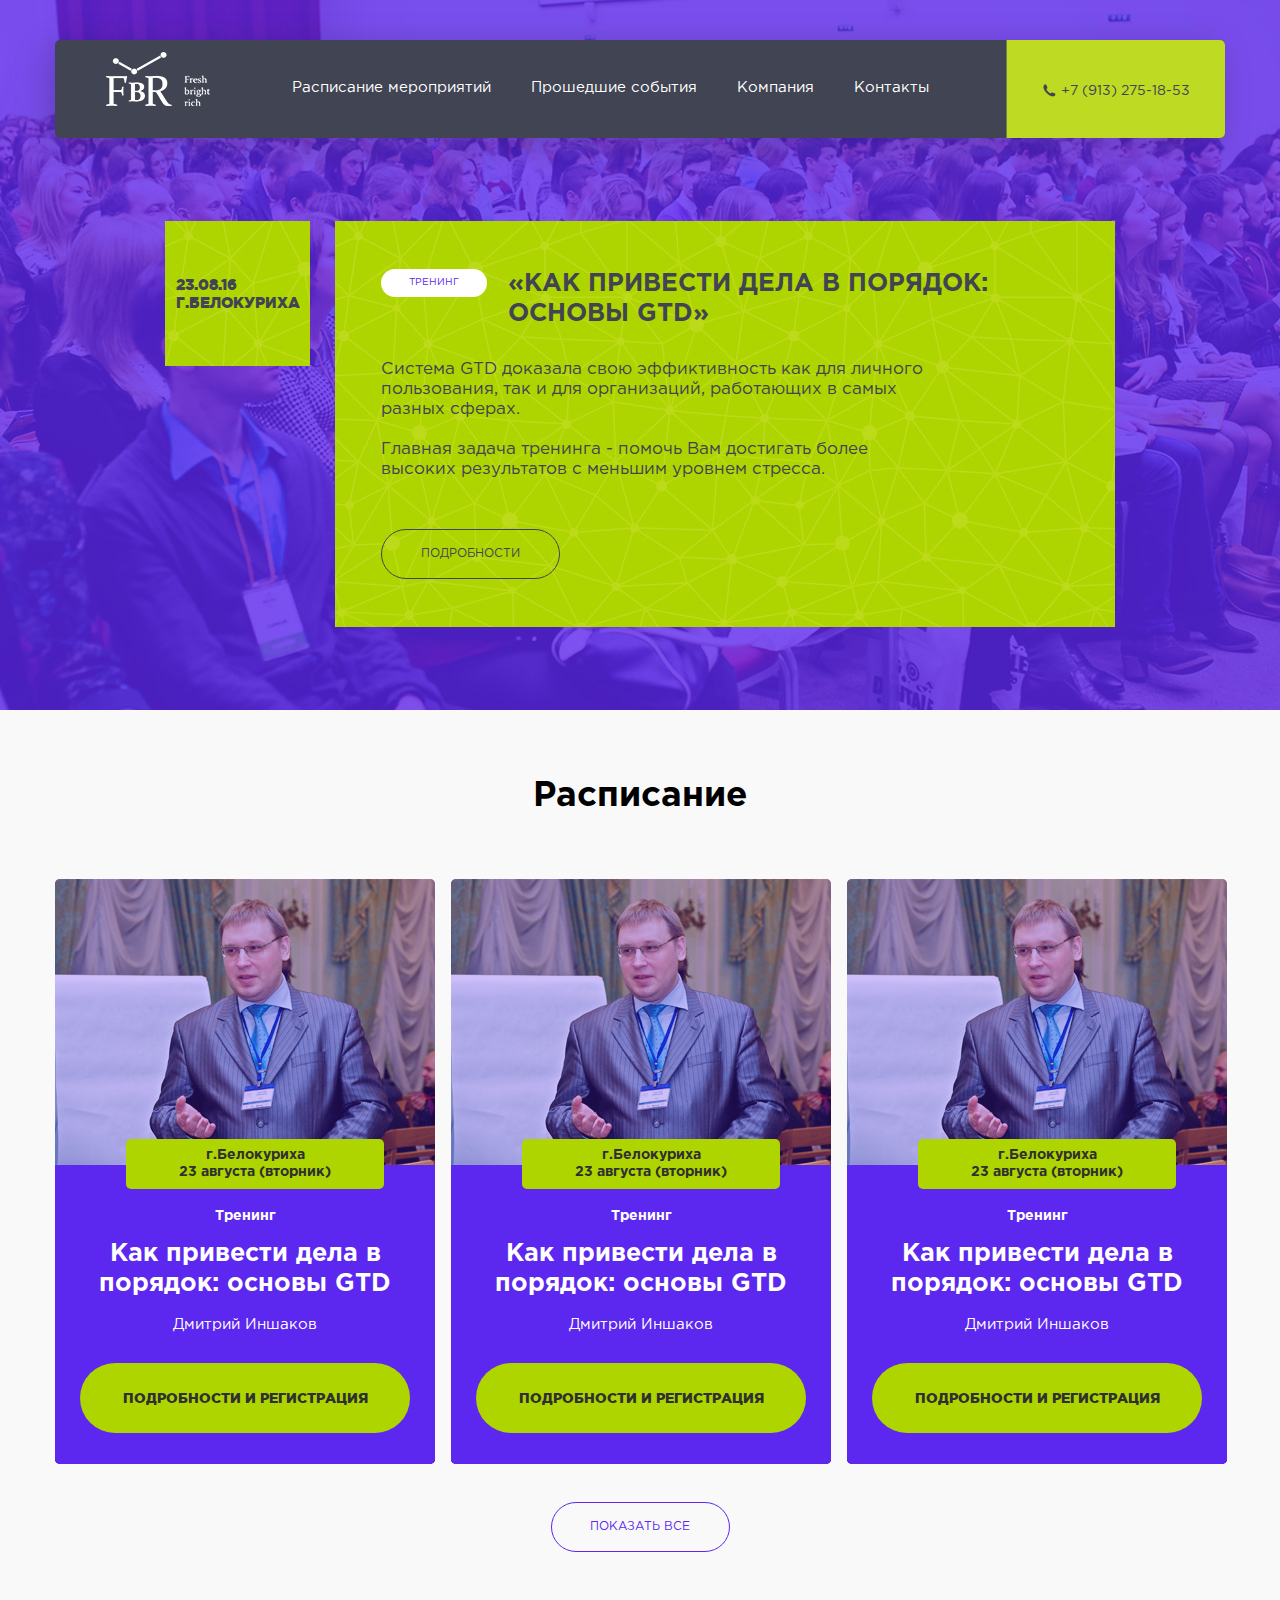
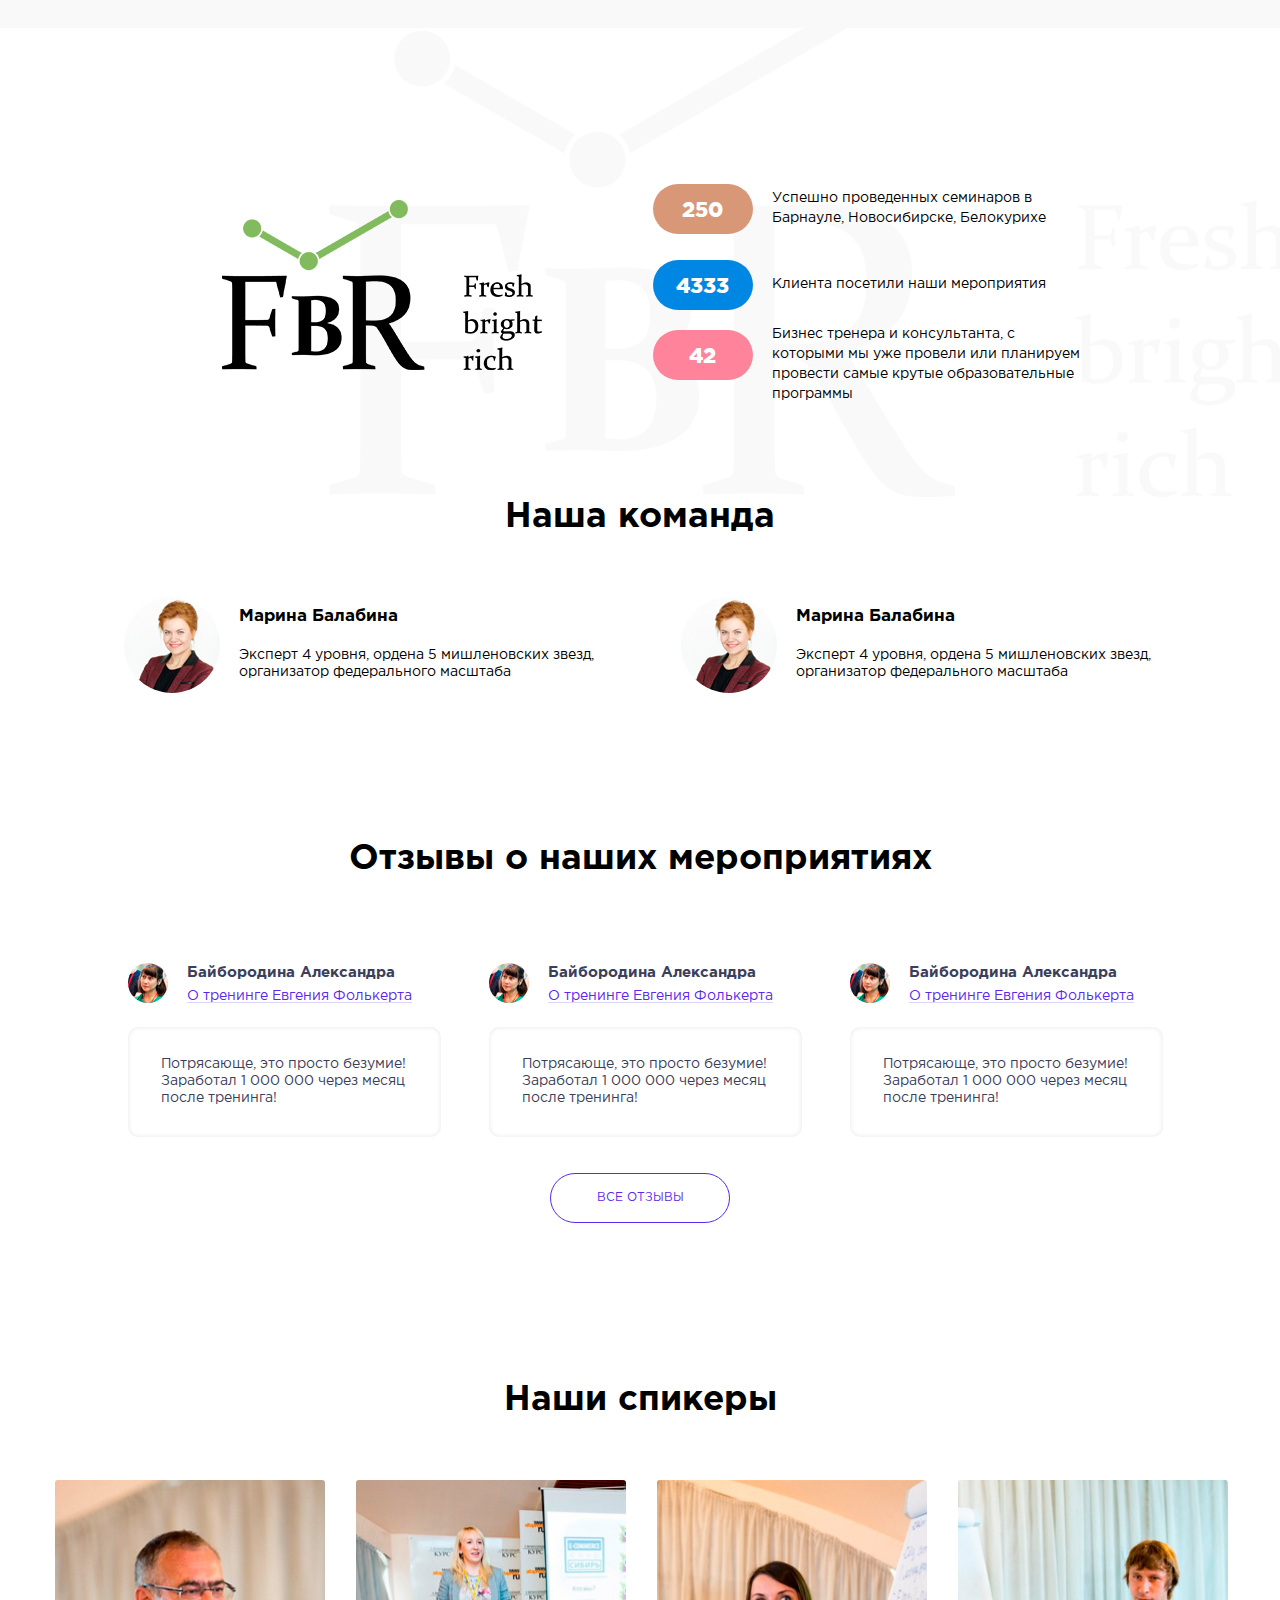
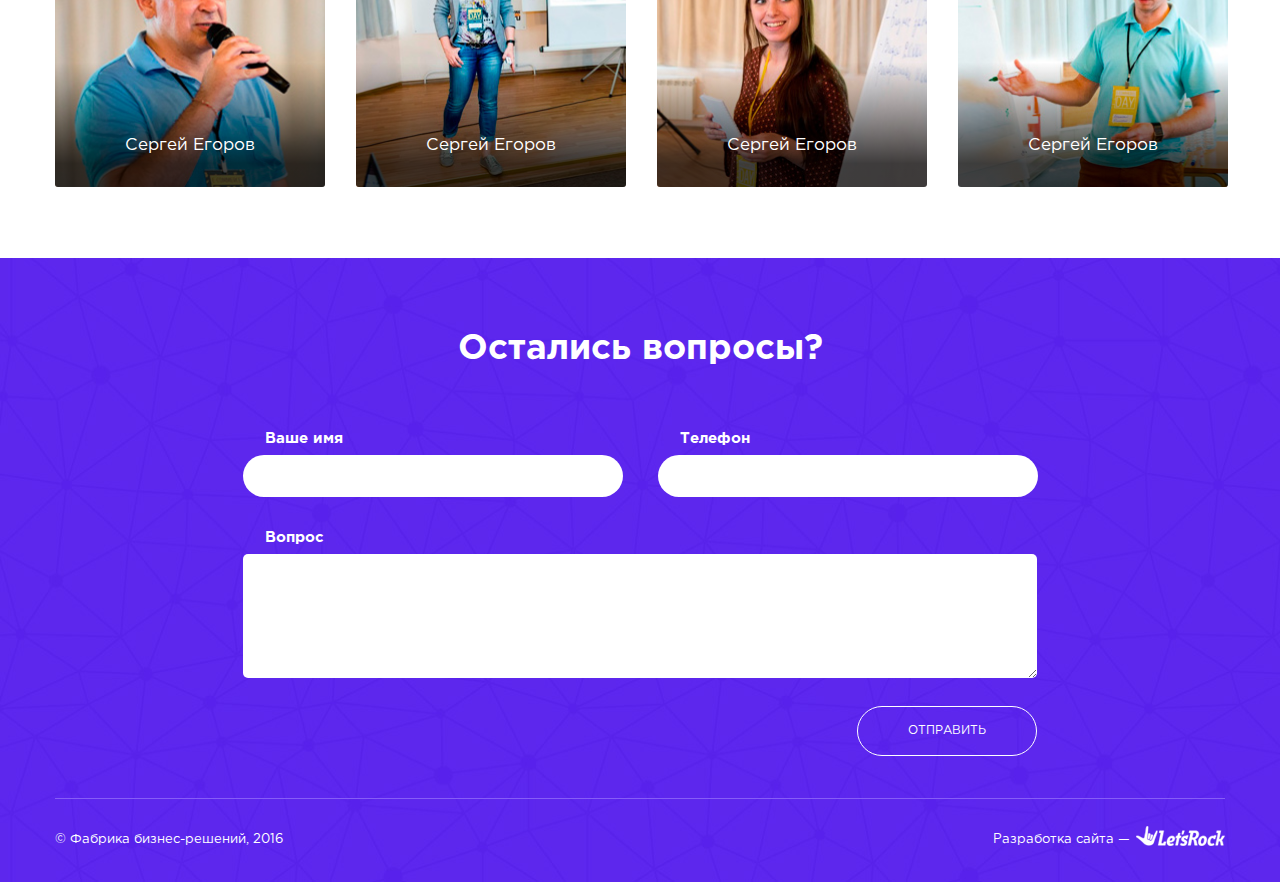
<file: index.html>
﻿<!DOCTYPE html>
<html>
<head>
	<title>FBR</title>
	<meta charset="utf-8">
	<meta name="viewport" content="width=1250, user-scalable=yes">
	<!--<link href="./favicon.ico" rel="shortcut icon">-->
	<link href="./css/style.css" rel="stylesheet">
	<!--[if IE 8]>
		<script src="http://html5shiv.googlecode.com/svn/trunk/html5.js"></script>
	<![endif]-->
</head>
<body>
	<div class="wrapper">
		<div class="intro">
			<header>
				<span class="logo"></span>
				<nav>
					<ul>
						<li><a href="#">Расписание мероприятий</a></li>
						<li><a href="#">Прошедшие события</a></li>
						<li><a href="#">Компания</a></li>
						<li><a href="#">Контакты</a></li>
					</ul>
				</nav>
				<h5><a href="tel:+79132751853"><span>+7 (913) 275-18-53</span></a></h5>
			</header>
			<div class="main">
				<h6><span>23.08.16</span> г.Белокуриха</h6>
				<div>
					<h3><span>Тренинг</span>«Как привести дела в  порядок: основы GTD»</h3>
					<p>Система GTD доказала свою эффиктивность как для личного пользования, так и для организаций, работающих в самых разных сферах.</p>
					<p>Главная задача тренинга - помочь Вам достигать более высоких результатов с меньшим уровнем стресса.</p>
					<button>Подробности</button>
				</div>
			</div>
		</div>
		<div class="schedule-b">
			<h2>Расписание</h2>
			<ul>
				<li>
					<div class="pic">
						<img src="./pic/s-1.jpg" width="380" height="286" alt="">
					</div>
					<h4><span>г.Белокуриха</span> 23 августа (вторник)</h4>
					<div class="text">
						<h6>Тренинг</h6>
						<h3>Как привести дела в порядок: основы GTD</h3>
						<p>Дмитрий Иншаков</p>
					</div>
					<div class="desc">
						<p>... или как избавиться от необходимости искать клиентов! Получите пошаговый алгоритм создания альтернативных каналов сбыта, который:  Не требует больших сложения Проверен на личном опыте автора Работает в большинстве сфер бизнеса</p>
					</div>
					<div class="more">
						<button>Подробности и регистрация</button>
					</div>
				</li>
				<li>
					<div class="pic">
						<img src="./pic/s-1.jpg" width="380" height="286" alt="">
					</div>
					<h4><span>г.Белокуриха</span> 23 августа (вторник)</h4>
					<div class="text">
						<h6>Тренинг</h6>
						<h3>Как привести дела в порядок: основы GTD</h3>
						<p>Дмитрий Иншаков</p>
					</div>
					<div class="desc">
						<p>... или как избавиться от необходимости искать клиентов! Получите пошаговый алгоритм создания альтернативных каналов сбыта, который:  Не требует больших сложения Проверен на личном опыте автора Работает в большинстве сфер бизнеса</p>
					</div>
					<div class="more">
						<button>Подробности и регистрация</button>
					</div>
				</li>
				<li>
					<div class="pic">
						<img src="./pic/s-1.jpg" width="380" height="286" alt="">
					</div>
					<h4><span>г.Белокуриха</span> 23 августа (вторник)</h4>
					<div class="text">
						<h6>Тренинг</h6>
						<h3>Как привести дела в порядок: основы GTD</h3>
						<p>Дмитрий Иншаков</p>
					</div>
					<div class="desc">
						<p>... или как избавиться от необходимости искать клиентов! Получите пошаговый алгоритм создания альтернативных каналов сбыта, который:  Не требует больших сложения Проверен на личном опыте автора Работает в большинстве сфер бизнеса</p>
					</div>
					<div class="more">
						<button>Подробности и регистрация</button>
					</div>
				</li>
			</ul>
			<button class="all">Показать все</button>
		</div>
		<div class="about-i">
			<div class="stat-e">
				<img src="./img/logo-s.png" width="320" height="170" alt="">
				<ul>
					<li>
						<h6>250</h6>
						<p>Успешно проведенных семинаров в Барнауле, Новосибирске, Белокурихе </p>
					</li>
					<li>
						<h6>4333</h6>
						<p>Клиента посетили наши мероприятия </p>
					</li>
					<li>
						<h6>42</h6>
						<p>Бизнес тренера и консультанта, с которыми мы уже провели или планируем провести самые крутые образовательные программы</p>
					</li>
				</ul>
			</div>
			<div class="team-e">
				<h2>Наша команда</h2>
				<ul>
					<li>
						<img src="./pic/t-1.jpg" width="96" height="96" alt="">
						<h5>Марина Балабина</h5>
						<p>Эксперт 4 уровня, ордена 5 мишленовских звезд, организатор федерального масштаба</p>
					</li>
					<li>
						<img src="./pic/t-1.jpg" width="96" height="96" alt="">
						<h5>Марина Балабина</h5>
						<p>Эксперт 4 уровня, ордена 5 мишленовских звезд, организатор федерального масштаба</p>
					</li>
				</ul>
			</div>
			<div class="reviews-e">
				<h2>Отзывы о наших мероприятиях</h2>
				<ul>
					<li>
						<div class="title">
							<img src="./pic/r-1.jpg" width="40" height="40" alt="">
							<h4>Байбородина Александра</h4>
							<h6><a href="#">О тренинге Евгения Фолькерта</a></h6>
						</div>
						<div class="text">
							<p>Потрясающе, это просто безумие! Заработал 1 000 000 через месяц после тренинга!</p>
						</div>
					</li>
					<li>
						<div class="title">
							<img src="./pic/r-1.jpg" width="40" height="40" alt="">
							<h4>Байбородина Александра</h4>
							<h6><a href="#">О тренинге Евгения Фолькерта</a></h6>
						</div>
						<div class="text">
							<p>Потрясающе, это просто безумие! Заработал 1 000 000 через месяц после тренинга!</p>
						</div>
					</li>
					<li>
						<div class="title">
							<img src="./pic/r-1.jpg" width="40" height="40" alt="">
							<h4>Байбородина Александра</h4>
							<h6><a href="#">О тренинге Евгения Фолькерта</a></h6>
						</div>
						<div class="text">
							<p>Потрясающе, это просто безумие! Заработал 1 000 000 через месяц после тренинга!</p>
						</div>
					</li>
				</ul>
				<button>Все отзывы</button>
			</div>
			<div class="speakers-e">
				<h2>Наши спикеры</h2>
				<ul>
					<li>
						<p>Сергей Егоров</p>
						<img src="./pic/p-1.jpg" width="270" height="306" class="img-bg" alt="">
					</li>
					<li>
						<p>Сергей Егоров</p>
						<img src="./pic/p-2.jpg" width="270" height="306" class="img-bg" alt="">
					</li>
					<li>
						<p>Сергей Егоров</p>
						<img src="./pic/p-3.jpg" width="270" height="306" class="img-bg" alt="">
					</li>
					<li>
						<p>Сергей Егоров</p>
						<img src="./pic/p-4.jpg" width="270" height="306" class="img-bg" alt="">
					</li>
				</ul>
			</div>
		</div>
		<div class="ask-b">
			<div>
				<h2>Остались вопросы?</h2>
				<p><strong>Ваше имя</strong><input type="text"></p>
				<p><strong>Телефон</strong><input type="text"></p>
				<p><strong>Вопрос</strong><textarea cols="100" rows="5"></textarea></p>
				<button>Отправить</button>
			</div>
		</div>
	</div>
	<footer>
		<p class="copy">© Фабрика бизнес-решений, 2016</p>
		<p class="author">Разработка сайта — <a href="http://letsrock.pro" target="_blank"><img src="./img/letsrock-logo.png" width="89" height="20" alt=""></a></p>
	</footer>
	<script src="./js/jquery.js"></script>
	<script src="./js/dynamic.js"></script>
</body>
</html>
</file>
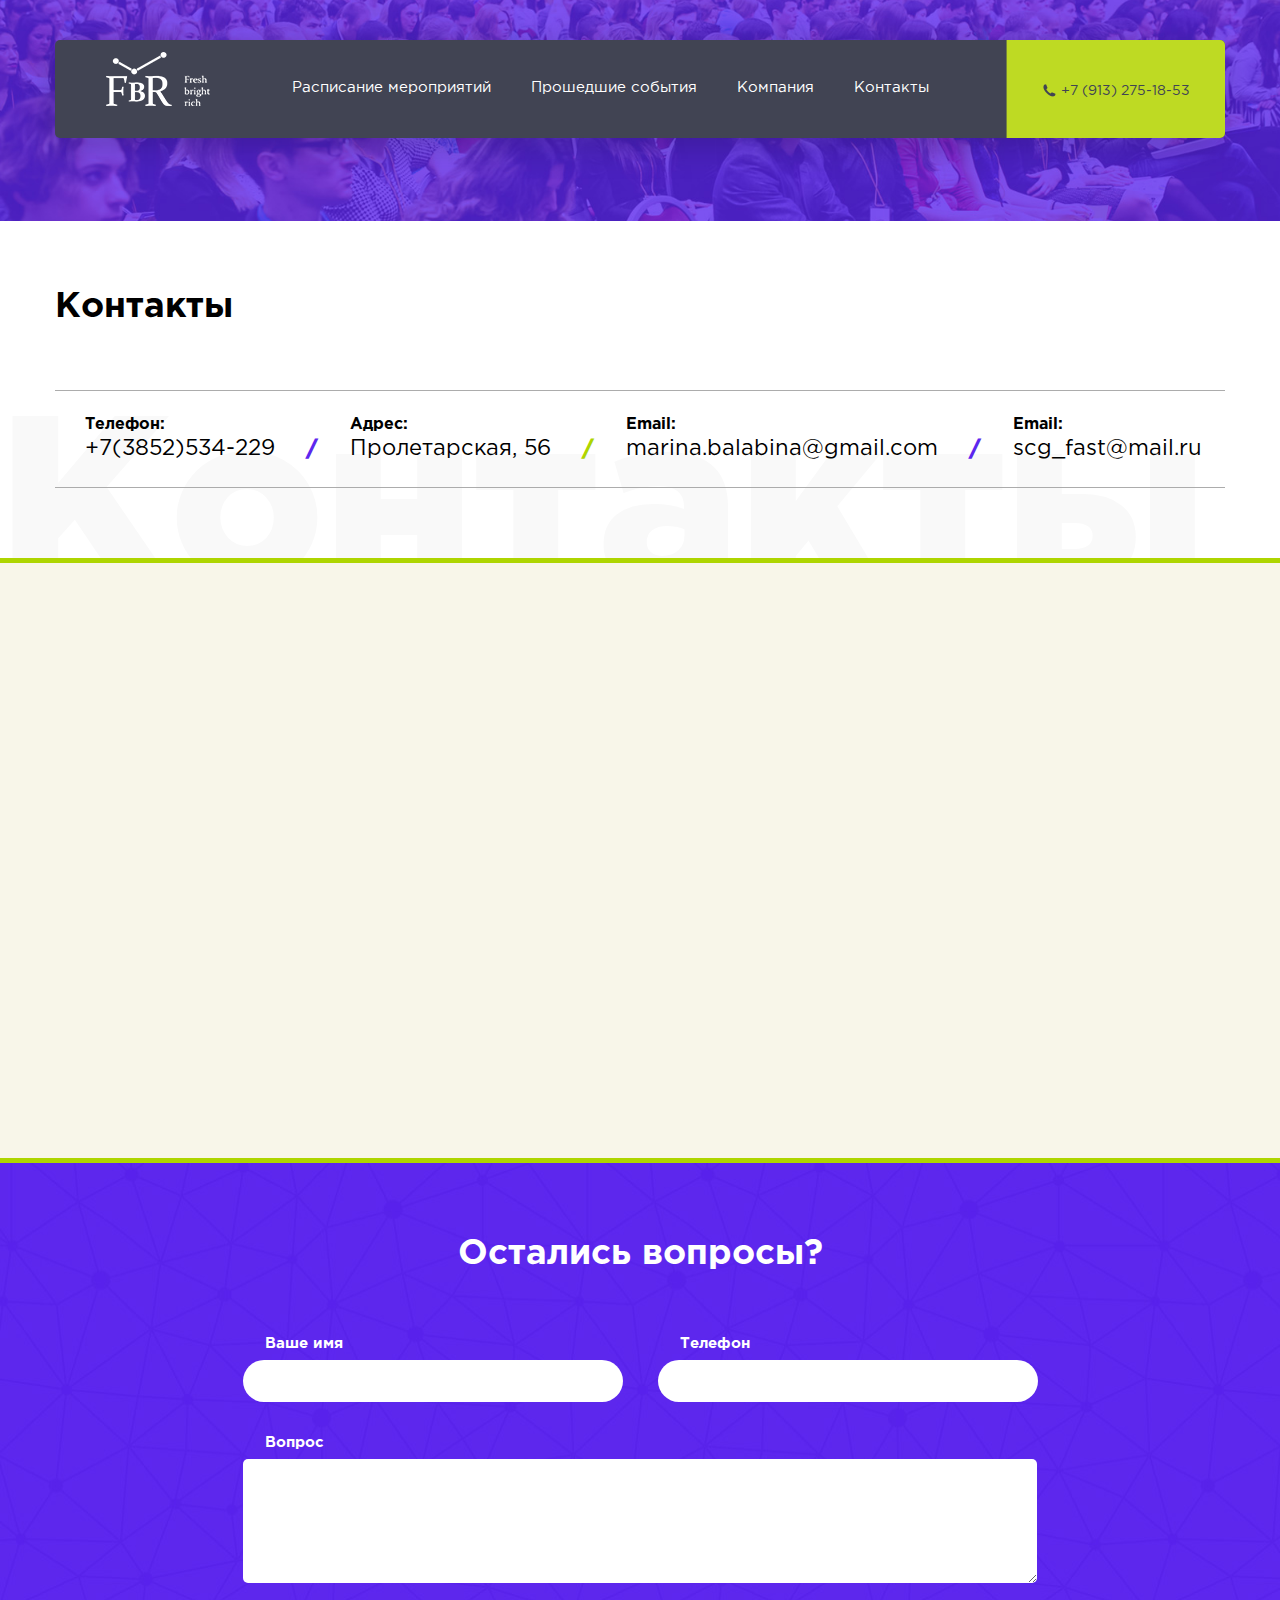
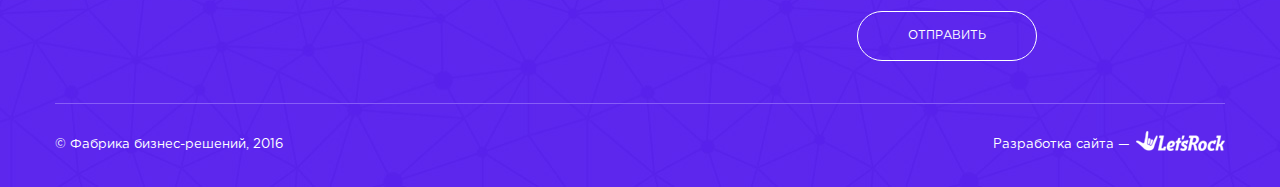
<file: contact.html>
﻿<!DOCTYPE html>
<html>
<head>
	<title>FBR</title>
	<meta charset="utf-8">
	<meta name="viewport" content="width=1250, user-scalable=yes">
	<!--<link href="./favicon.ico" rel="shortcut icon">-->
	<link href="./css/style.css" rel="stylesheet">
	<!--[if IE 8]>
		<script src="http://html5shiv.googlecode.com/svn/trunk/html5.js"></script>
	<![endif]-->
</head>
<body>
	<div class="wrapper">
		<div class="intro">
			<header>
				<span class="logo"></span>
				<nav>
					<ul>
						<li><a href="#">Расписание мероприятий</a></li>
						<li><a href="#">Прошедшие события</a></li>
						<li><a href="#">Компания</a></li>
						<li><a href="#">Контакты</a></li>
					</ul>
				</nav>
				<h5><a href="tel:+79132751853"><span>+7 (913) 275-18-53</span></a></h5>
			</header>
		</div>
		<div class="contacts-b">
			<div>
				<h1>Контакты</h1>
				<ul>
					<li>
						<h5>Телефон:</h5>
						<p><a href="tel:+73852534229">+7(3852)534-229</a></p>
					</li>
					<li>
						<h5>Адрес:</h5>
						<p>Пролетарская, 56</p>
					</li>
					<li>
						<h5>Email:</h5>
						<p><a href="mailto:marina.balabina@gmail.com">marina.balabina@gmail.com</a></p>
					</li>
					<li>
						<h5>Email:</h5>
						<p><a href="mailto:scg_fast@mail.ru">scg_fast@mail.ru</a></p>
					</li>
				</ul>
			</div>
			<p class="ghost">Контакты</p>
		</div>
		<div class="map-b">
			<script type="text/javascript" charset="utf-8" async src="https://api-maps.yandex.ru/services/constructor/1.0/js/?sid=yqkFW9z_tZRYSUY7P6tJ7_IPklnUmCTG&amp;width=100%&amp;height=595&amp;lang=ru_RU&amp;sourceType=constructor&amp;scroll=true"></script>
		</div>
		<div class="ask-b">
			<div>
				<h2>Остались вопросы?</h2>
				<p><strong>Ваше имя</strong><input type="text"></p>
				<p><strong>Телефон</strong><input type="text"></p>
				<p><strong>Вопрос</strong><textarea cols="100" rows="5"></textarea></p>
				<button>Отправить</button>
			</div>
		</div>
	</div>
	<footer>
		<p class="copy">© Фабрика бизнес-решений, 2016</p>
		<p class="author">Разработка сайта — <a href="http://letsrock.pro" target="_blank"><img src="./img/letsrock-logo.png" width="89" height="20" alt=""></a></p>
	</footer>
	<script src="./js/jquery.js"></script>
	<script src="./js/dynamic.js"></script>
</body>
</html>
</file>
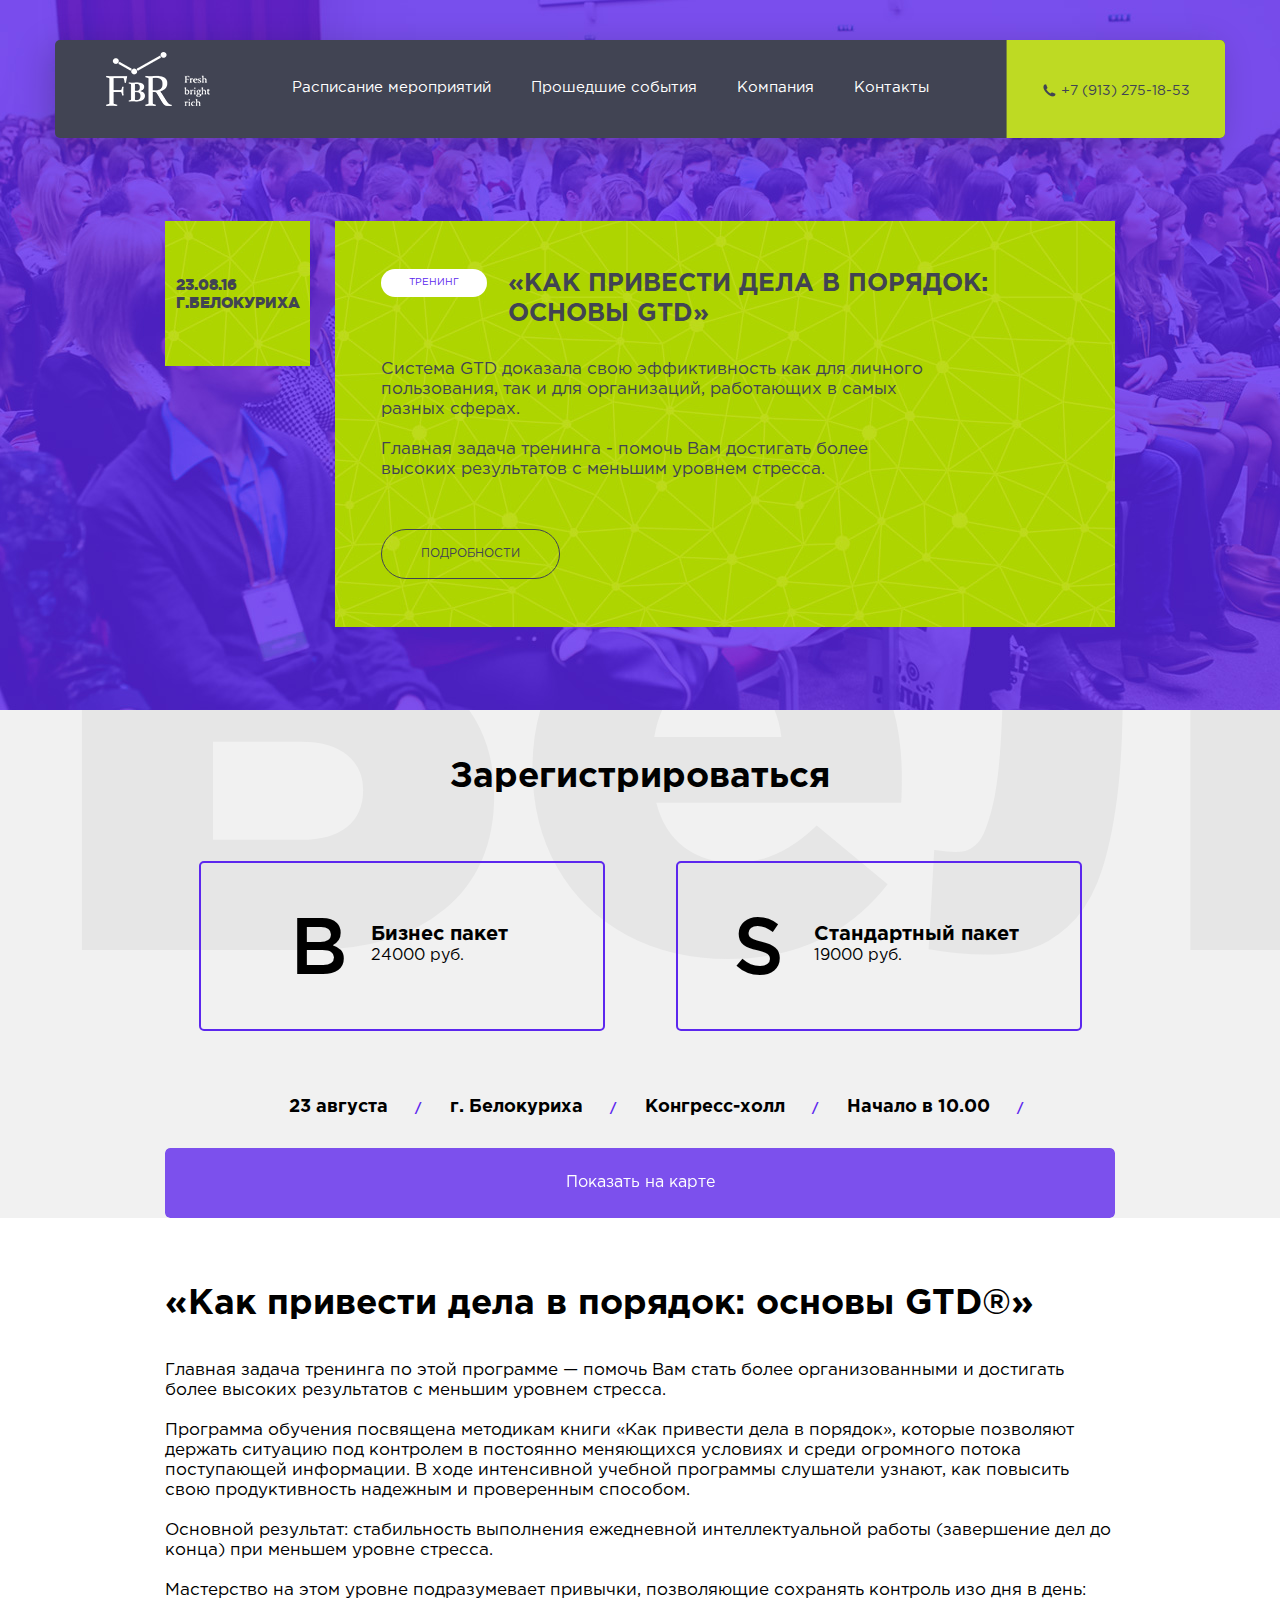
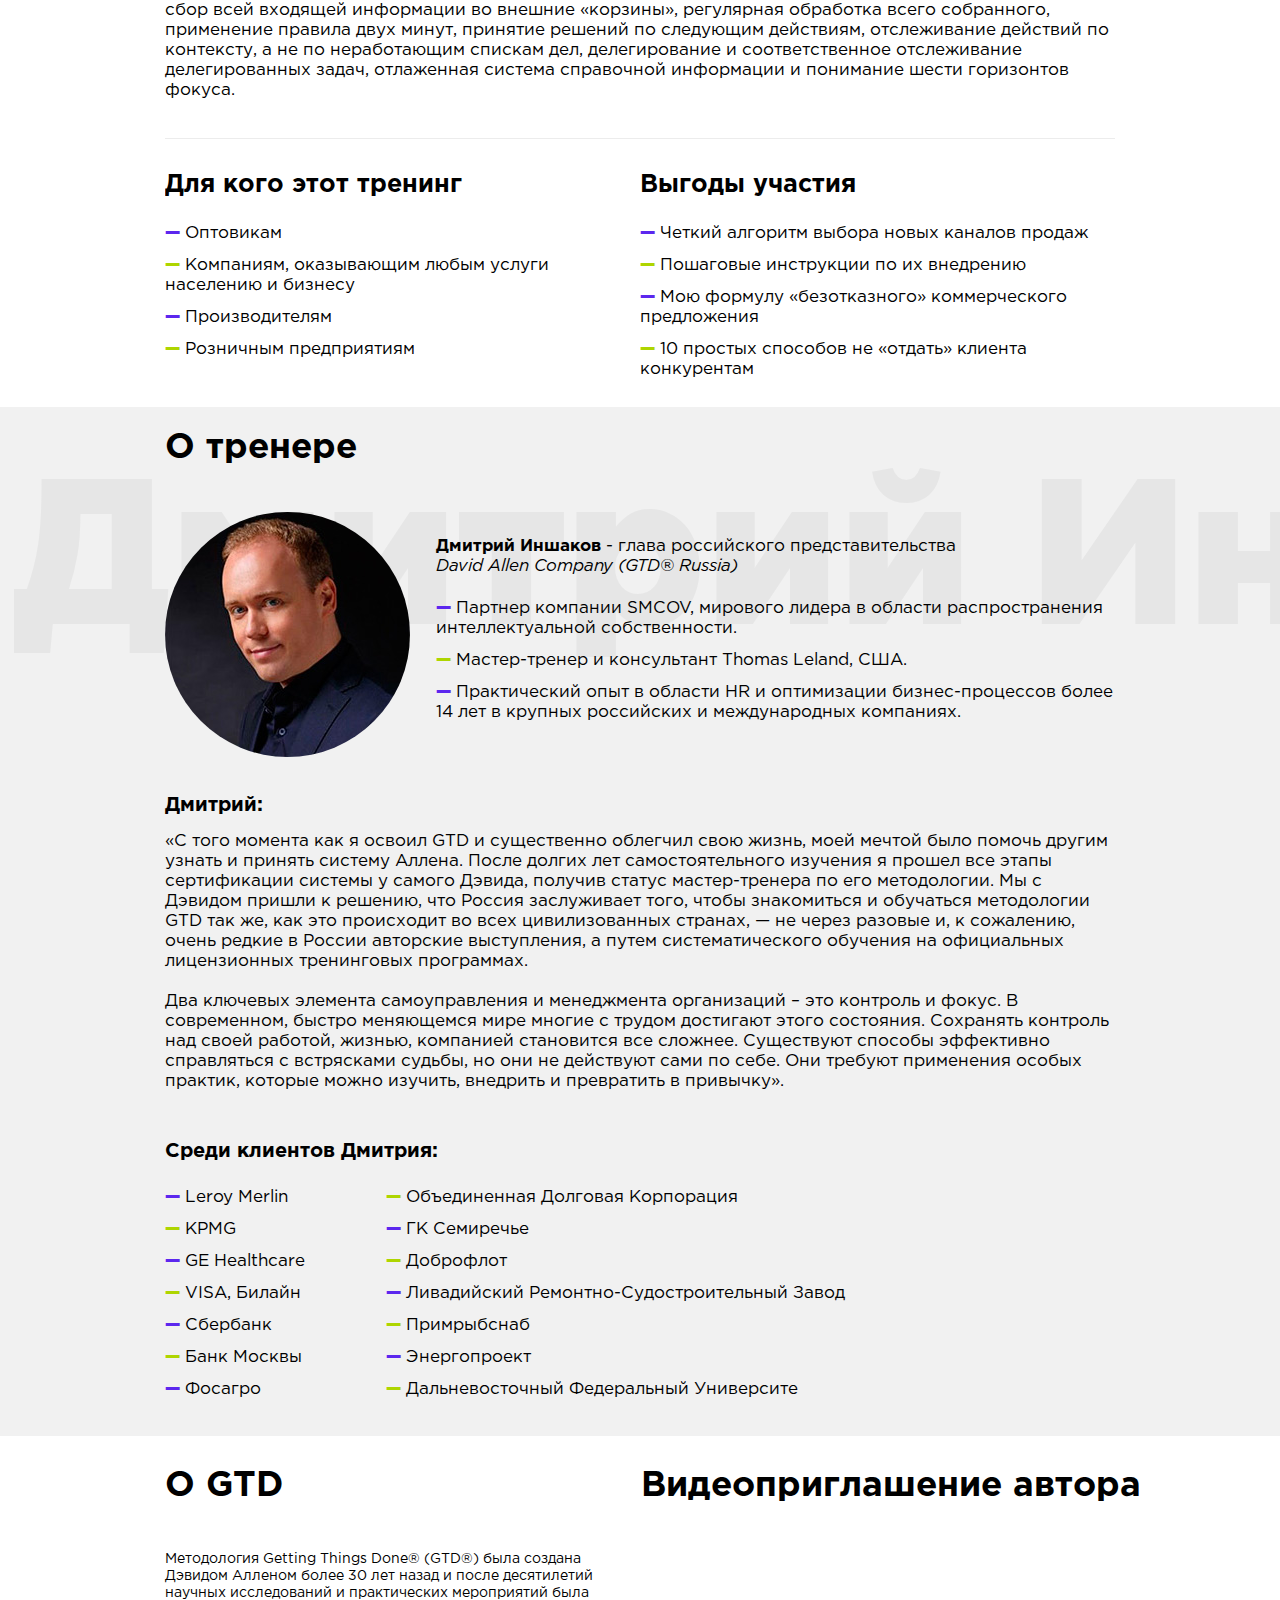
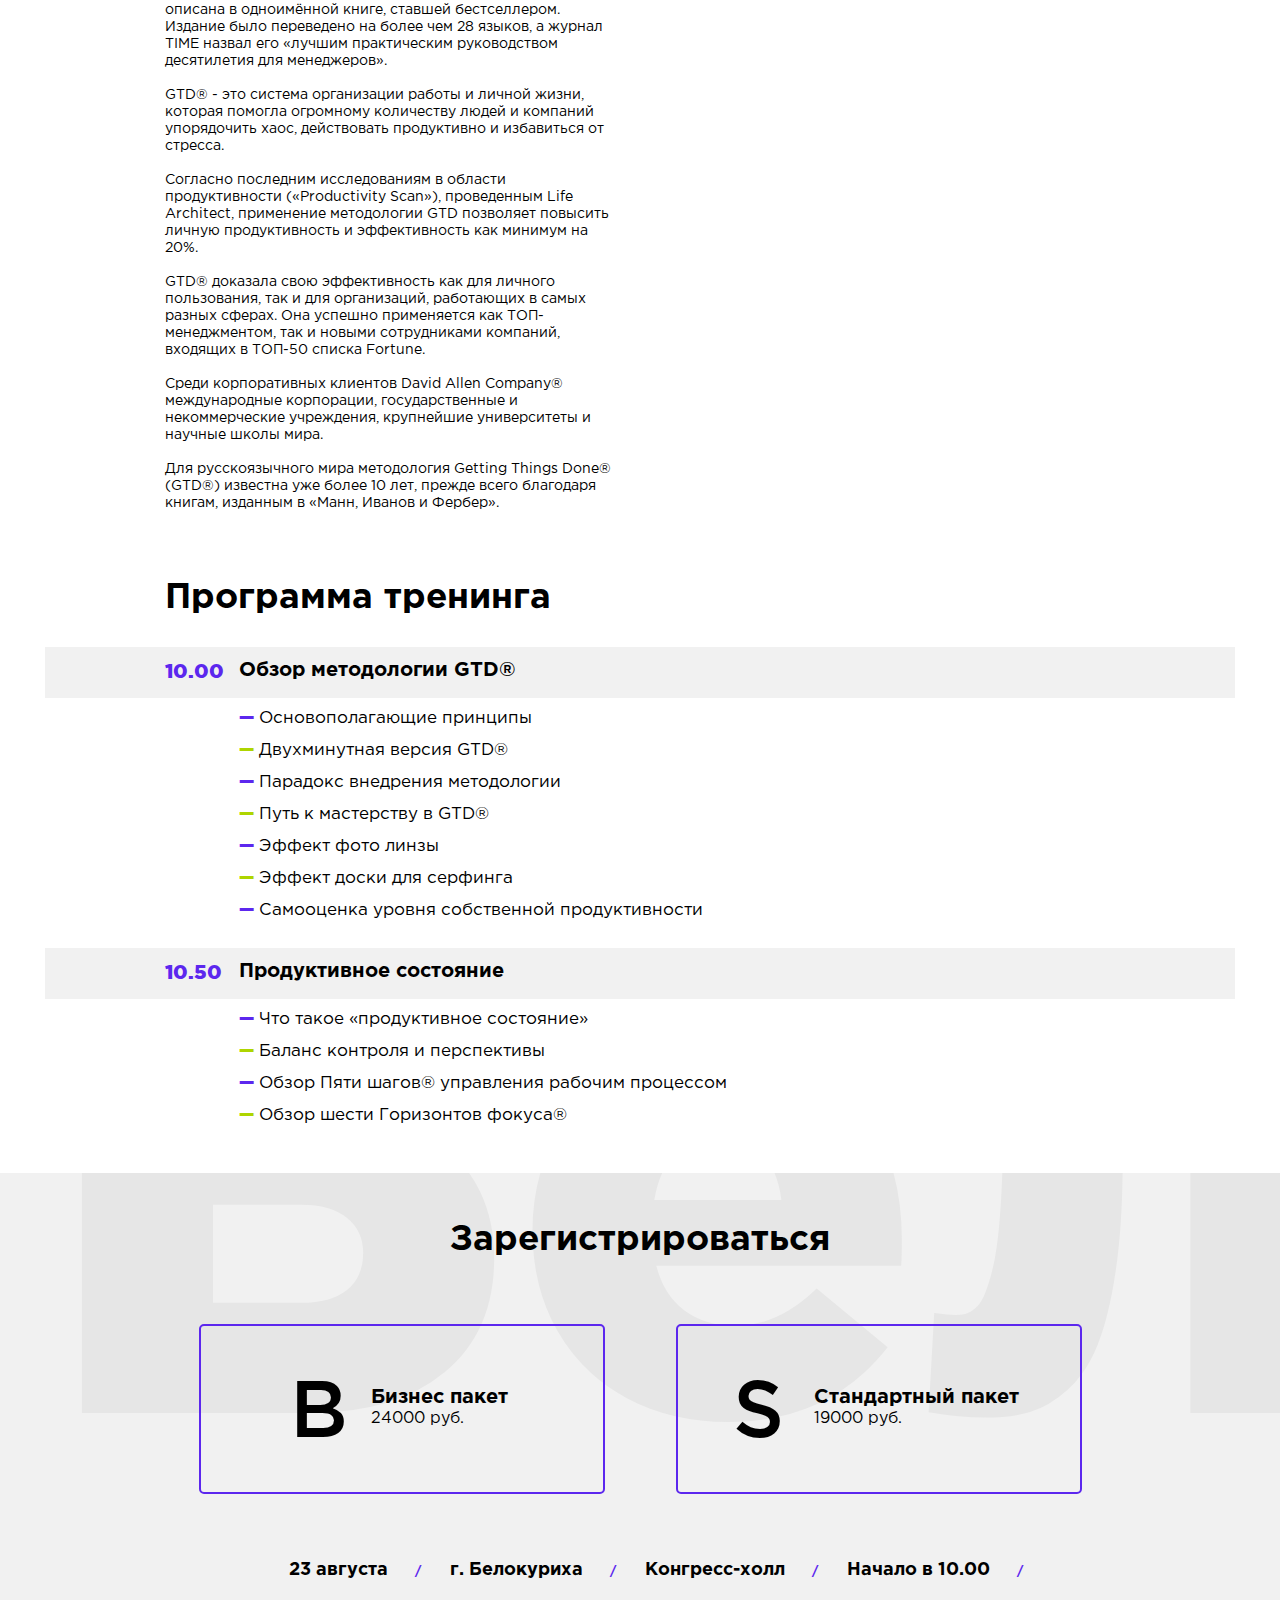
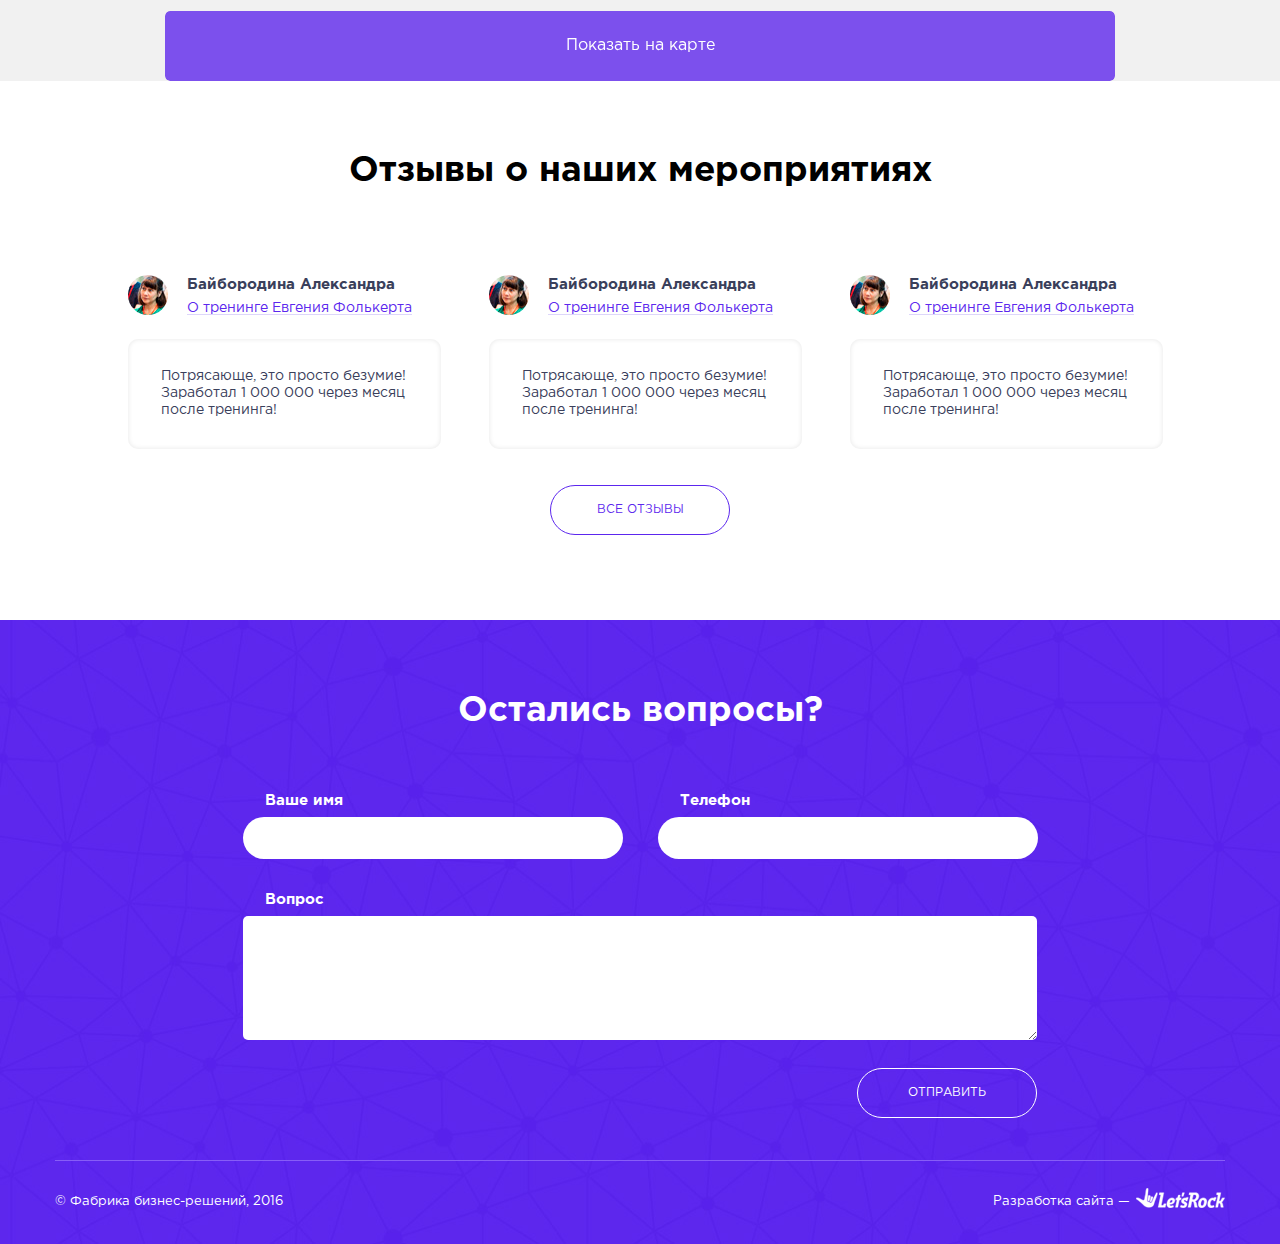
<file: event.html>
﻿<!DOCTYPE html>
<html>
<head>
	<title>FBR</title>
	<meta charset="utf-8">
	<meta name="viewport" content="width=1250, user-scalable=yes">
	<!--<link href="./favicon.ico" rel="shortcut icon">-->
	<link href="./css/style.css" rel="stylesheet">
	<!--[if IE 8]>
		<script src="http://html5shiv.googlecode.com/svn/trunk/html5.js"></script>
	<![endif]-->
</head>
<body>
	<div class="wrapper">
		<div class="intro">
			<header>
				<span class="logo"></span>
				<nav>
					<ul>
						<li><a href="#">Расписание мероприятий</a></li>
						<li><a href="#">Прошедшие события</a></li>
						<li><a href="#">Компания</a></li>
						<li><a href="#">Контакты</a></li>
					</ul>
				</nav>
				<h5><a href="tel:+79132751853"><span>+7 (913) 275-18-53</span></a></h5>
			</header>
			<div class="main">
				<h6><span>23.08.16</span> г.Белокуриха</h6>
				<div>
					<h3><span>Тренинг</span>«Как привести дела в  порядок: основы GTD»</h3>
					<p>Система GTD доказала свою эффиктивность как для личного пользования, так и для организаций, работающих в самых разных сферах.</p>
					<p>Главная задача тренинга - помочь Вам достигать более высоких результатов с меньшим уровнем стресса.</p>
					<button>Подробности</button>
				</div>
			</div>
		</div>
		<div class="reg-b">
			<p class="ghost">Белокуриха</p>
			<div class="core">
				<h2>Зарегистрироваться</h2>
				<ul class="package">
					<li>
						<div>
							<h4>B</h4>
							<h6>Бизнес пакет</h6>
							<p>24000 руб.</p>
						</div>
					</li>
					<li>
						<div>
							<h4>S</h4>
							<h6>Стандартный пакет</h6>
							<p>19000 руб.</p>
						</div>
					</li>
				</ul>
				<ul class="info">
					<li>23 августа</li>
					<li>г. Белокуриха</li>
					<li>Конгресс-холл</li>
					<li>Начало в 10.00</li>
				</ul>
				<div class="map">
					<h5>Показать на карте</h5>
					<div>
						<script type="text/javascript" charset="utf-8" async src="https://api-maps.yandex.ru/services/constructor/1.0/js/?sid=yqkFW9z_tZRYSUY7P6tJ7_IPklnUmCTG&amp;width=100%&amp;height=595&amp;lang=ru_RU&amp;sourceType=constructor&amp;scroll=true"></script>
					</div>
				</div>
			</div>
		</div>
		<div class="event-desc">
			<h1>«Как привести дела в порядок: основы GTD®»</h1>
			<p>Главная задача тренинга по этой программе — помочь Вам стать более организованными и достигать более высоких результатов с меньшим уровнем стресса.</p>
			<p>Программа обучения посвящена методикам книги «Как привести дела в порядок», которые позволяют держать ситуацию под контролем в постоянно меняющихся условиях и среди огромного потока поступающей информации. В ходе интенсивной учебной программы слушатели узнают, как повысить свою продуктивность надежным и проверенным способом.</p>
			<p>Основной результат: стабильность выполнения ежедневной интеллектуальной работы (завершение дел до конца) при меньшем уровне стресса.</p>
			<p>Мастерство на этом уровне подразумевает привычки, позволяющие сохранять контроль изо дня в день: сбор всей входящей информации во внешние «корзины», регулярная обработка всего собранного, применение правила двух минут, принятие решений по следующим действиям, отслеживание действий по контексту, а не по неработающим спискам дел, делегирование и соответственное отслеживание делегированных задач, отлаженная система справочной информации и понимание шести горизонтов фокуса.</p>
			<div>
				<div>
					<h3>Для кого этот тренинг</h3>
					<ul class="default">
						<li>Оптовикам</li>
						<li>Компаниям, оказывающим любым услуги населению и бизнесу</li>
						<li>Производителям</li>
						<li>Розничным предприятиям</li>
					</ul>
				</div>
				<div>
					<h3>Выгоды участия</h3>
					<ul class="default">
						<li>Четкий алгоритм выбора новых каналов продаж</li>
						<li>Пошаговые инструкции по их внедрению</li>
						<li>Мою формулу «безотказного» коммерческого предложения</li>
						<li>10 простых способов не «отдать» клиента конкурентам</li>
					</ul>
				</div>
			</div>
		</div>
		<div class="coach-desc">
			<p class="ghost">Дмитрий Иншаков</p>
			<div class="core">
				<h2>О тренере</h2>
				<div class="main">
					<img src="./pic/c-1.jpg" width="245" height="245" alt="">
					<p><strong>Дмитрий Иншаков</strong> - глава российского представительства<br> <i>David Allen Company (GTD® Russia)</i></p>
					<ul class="default">			
						<li>Партнер компании SMCOV, мирового лидера в области распространения интеллектуальной собственности.</li>
						<li>Мастер-тренер и консультант Thomas Leland, США.</li>
						<li>Практический опыт в области HR и оптимизации бизнес-процессов более 14 лет в крупных российских и международных компаниях.</li>
					</ul>
				</div>
				<h4>Дмитрий:</h4>
				<p>«С того момента как я освоил GTD и существенно облегчил свою жизнь, моей мечтой было помочь другим узнать и принять систему Аллена. После долгих лет самостоятельного изучения я прошел все этапы сертификации системы у самого Дэвида, получив статус мастер-тренера по его методологии. Мы с Дэвидом пришли к решению, что Россия заслуживает того, чтобы знакомиться и обучаться методологии GTD так же, как это происходит во всех цивилизованных странах, — не через разовые и, к сожалению, очень редкие в России авторские выступления, а путем систематического обучения на официальных лицензионных тренинговых программах.</p>
				<p>Два ключевых элемента самоуправления и менеджмента организаций – это контроль и фокус. В современном, быстро меняющемся мире многие с трудом достигают этого состояния. Сохранять контроль над своей работой, жизнью, компанией становится все сложнее. Существуют способы эффективно справляться с встрясками судьбы, но они не действуют сами по себе. Они требуют применения особых практик, которые можно изучить, внедрить и превратить в привычку».</p>
				<div class="clients">
					<h4>Среди клиентов Дмитрия:</h4>
					<div>
						<ul class="default">
							<li>Leroy Merlin</li>
							<li>KPMG</li>
							<li>GE Healthcare</li>
							<li>VISA, Билайн</li>
							<li>Сбербанк</li>
							<li>Банк Москвы</li>
							<li>Фосагро</li>
						</ul>
						<ul class="default">
							<li>Объединенная Долговая Корпорация</li>
							<li>ГК Семиречье</li>
							<li>Доброфлот</li>
							<li>Ливадийский Ремонтно-Судостроительный Завод</li>
							<li>Примрыбснаб</li>
							<li>Энергопроект</li>
							<li>Дальневосточный Федеральный Университе</li>
						</ul>
					</div>
				</div>
			</div>
		</div>
		<div class="event-info">
			<div class="text">
				<h2>О GTD</h2>
				<p>Методология Getting Things Done® (GTD®) была создана Дэвидом Алленом более 30 лет назад и после десятилетий научных исследований и практических мероприятий была описана в одноимённой книге, ставшей бестселлером. Издание было переведено на более чем 28 языков, а журнал TIME назвал его «лучшим практическим руководством десятилетия для менеджеров».</p>
				<p>GTD® - это система организации работы и личной жизни, которая помогла огромному количеству людей и компаний упорядочить хаос, действовать продуктивно и избавиться от стресса.</p>
 				<p>Согласно последним исследованиям в области продуктивности («Productivity Scan»), проведенным Life Architect, применение методологии GTD позволяет повысить личную продуктивность и эффективность как минимум на 20%.</p>
				<p>GTD® доказала свою эффективность как для личного пользования, так и для организаций, работающих в самых разных сферах. Она успешно применяется как ТОП-менеджментом, так и новыми сотрудниками компаний, входящих в ТОП-50 списка Fortune.</p>
				<p>Среди корпоративных клиентов David Allen Company® международные корпорации, государственные и некоммерческие учреждения, крупнейшие университеты и научные школы мира.</p>
				<p>Для русскоязычного мира методология Getting Things Done® (GTD®) известна уже более 10 лет, прежде всего благодаря книгам, изданным в «Манн, Иванов и Фербер».</p>
			</div>
			<div class="video">
				<h2>Видеоприглашение автора</h2>
				<div>
					<iframe width="475" height="267" src="https://www.youtube.com/embed/pJdelhKQMFM" frameborder="0" allowfullscreen></iframe>
				</div>
				<div>
					<iframe width="475" height="267" src="https://www.youtube.com/embed/pJdelhKQMFM" frameborder="0" allowfullscreen></iframe>
				</div>
			</div>
			<div class="program">
				<h2>Программа тренинга</h2>
				<h4><strong>10.00</strong>Обзор методологии GTD®</h4>
				<ul class="default">
					<li>Основополагающие принципы</li>
					<li>Двухминутная версия GTD®</li>
					<li>Парадокс внедрения методологии</li>
					<li>Путь к мастерству в GTD®</li>
					<li>Эффект фото линзы</li>
					<li>Эффект доски для серфинга</li>
					<li>Самооценка уровня собственной продуктивности</li>
				</ul>
				<h4><strong>10.50</strong>Продуктивное состояние</h4>
				<ul class="default">
					<li>Что такое «продуктивное состояние»</li>
					<li>Баланс контроля и перспективы</li>
					<li>Обзор Пяти шагов® управления рабочим процессом</li>
					<li>Обзор шести Горизонтов фокуса®</li>
				</ul>
			</div>
		</div>
		<div class="reg-b">
			<p class="ghost">Белокуриха</p>
			<div class="core">
				<h2>Зарегистрироваться</h2>
				<ul class="package">
					<li>
						<div>
							<h4>B</h4>
							<h6>Бизнес пакет</h6>
							<p>24000 руб.</p>
						</div>
					</li>
					<li>
						<div>
							<h4>S</h4>
							<h6>Стандартный пакет</h6>
							<p>19000 руб.</p>
						</div>
					</li>
				</ul>
				<ul class="info">
					<li>23 августа</li>
					<li>г. Белокуриха</li>
					<li>Конгресс-холл</li>
					<li>Начало в 10.00</li>
				</ul>
				<div class="map">
					<h5>Показать на карте</h5>
					<div>
						<script type="text/javascript" charset="utf-8" async src="https://api-maps.yandex.ru/services/constructor/1.0/js/?sid=yqkFW9z_tZRYSUY7P6tJ7_IPklnUmCTG&amp;width=100%&amp;height=595&amp;lang=ru_RU&amp;sourceType=constructor&amp;scroll=true"></script>
					</div>
				</div>
			</div>
		</div>
		<div class="inner-b">
			<div class="reviews-e">
				<h2>Отзывы о наших мероприятиях</h2>
				<ul>
					<li>
						<div class="title">
							<img src="./pic/r-1.jpg" width="40" height="40" alt="">
							<h4>Байбородина Александра</h4>
							<h6><a href="#">О тренинге Евгения Фолькерта</a></h6>
						</div>
						<div class="text">
							<p>Потрясающе, это просто безумие! Заработал 1 000 000 через месяц после тренинга!</p>
						</div>
					</li>
					<li>
						<div class="title">
							<img src="./pic/r-1.jpg" width="40" height="40" alt="">
							<h4>Байбородина Александра</h4>
							<h6><a href="#">О тренинге Евгения Фолькерта</a></h6>
						</div>
						<div class="text">
							<p>Потрясающе, это просто безумие! Заработал 1 000 000 через месяц после тренинга!</p>
						</div>
					</li>
					<li>
						<div class="title">
							<img src="./pic/r-1.jpg" width="40" height="40" alt="">
							<h4>Байбородина Александра</h4>
							<h6><a href="#">О тренинге Евгения Фолькерта</a></h6>
						</div>
						<div class="text">
							<p>Потрясающе, это просто безумие! Заработал 1 000 000 через месяц после тренинга!</p>
						</div>
					</li>
				</ul>
				<button>Все отзывы</button>
			</div>
		</div>
		<div class="ask-b">
			<div>
				<h2>Остались вопросы?</h2>
				<p><strong>Ваше имя</strong><input type="text"></p>
				<p><strong>Телефон</strong><input type="text"></p>
				<p><strong>Вопрос</strong><textarea cols="100" rows="5"></textarea></p>
				<button>Отправить</button>
			</div>
		</div>
	</div>
	<footer>
		<p class="copy">© Фабрика бизнес-решений, 2016</p>
		<p class="author">Разработка сайта — <a href="http://letsrock.pro" target="_blank"><img src="./img/letsrock-logo.png" width="89" height="20" alt=""></a></p>
	</footer>
	<script src="./js/jquery.js"></script>
	<script src="./js/dynamic.js"></script>
</body>
</html>
</file>
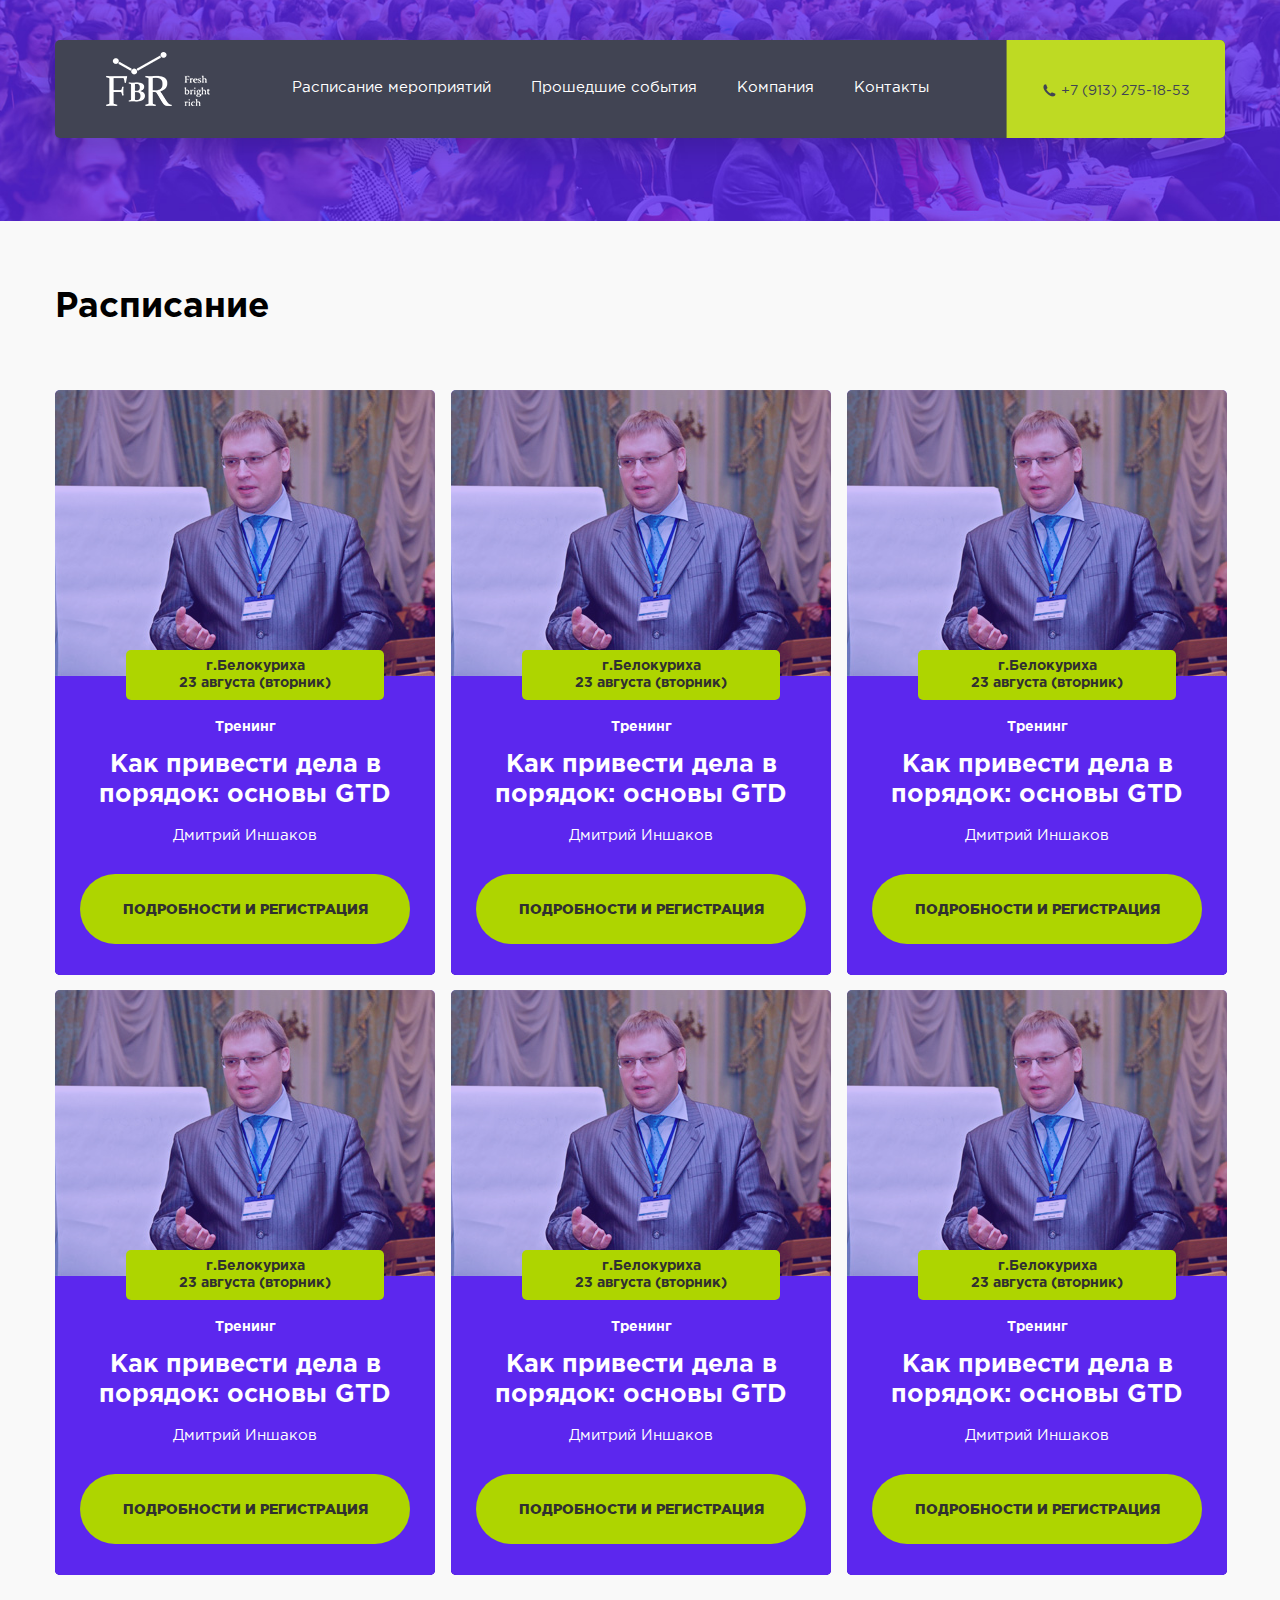
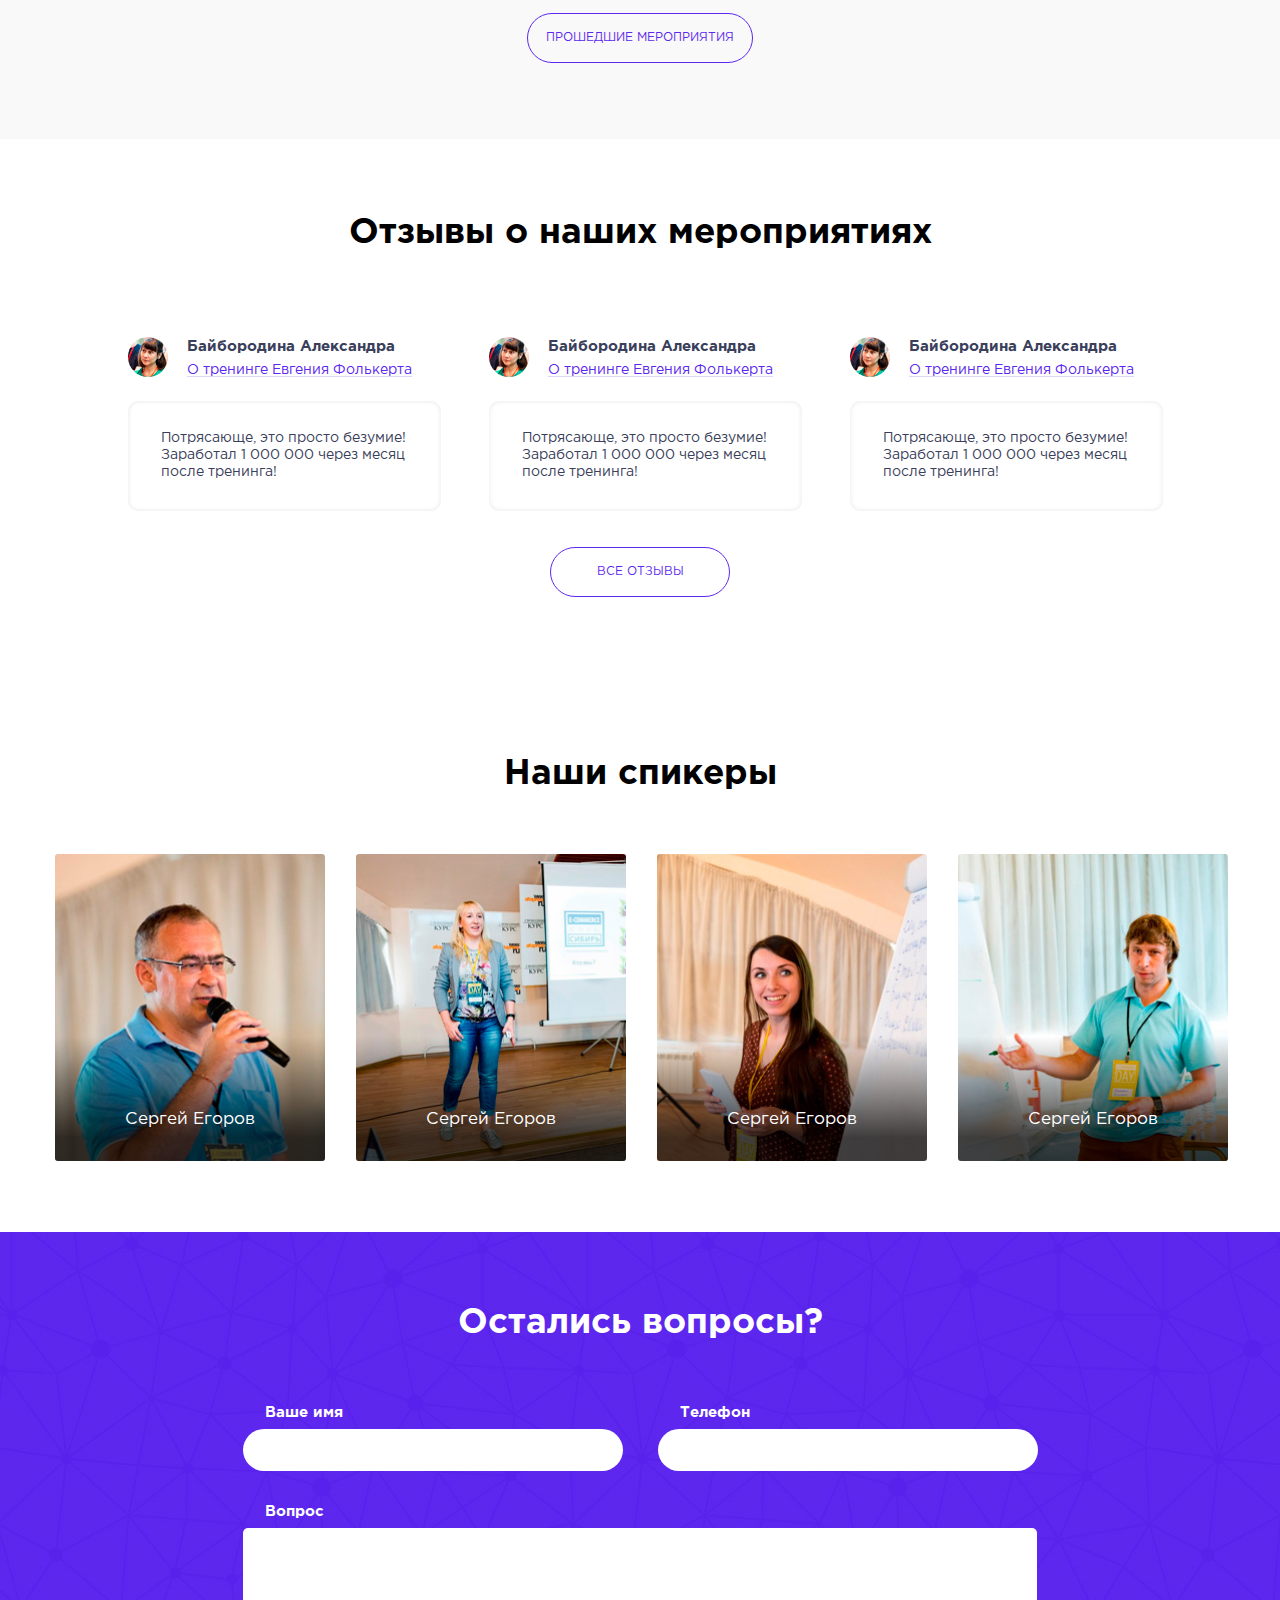
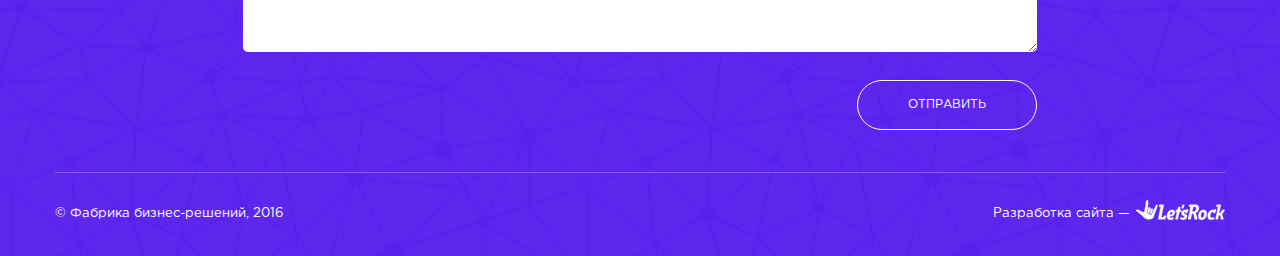
<file: schedule.html>
﻿<!DOCTYPE html>
<html>
<head>
	<title>FBR</title>
	<meta charset="utf-8">
	<meta name="viewport" content="width=1250, user-scalable=yes">
	<!--<link href="./favicon.ico" rel="shortcut icon">-->
	<link href="./css/style.css" rel="stylesheet">
	<!--[if IE 8]>
		<script src="http://html5shiv.googlecode.com/svn/trunk/html5.js"></script>
	<![endif]-->
</head>
<body>
	<div class="wrapper">
		<div class="intro">
			<header>
				<span class="logo"></span>
				<nav>
					<ul>
						<li><a href="#">Расписание мероприятий</a></li>
						<li><a href="#">Прошедшие события</a></li>
						<li><a href="#">Компания</a></li>
						<li><a href="#">Контакты</a></li>
					</ul>
				</nav>
				<h5><a href="tel:+79132751853"><span>+7 (913) 275-18-53</span></a></h5>
			</header>
		</div>
		<div class="schedule-b">
			<h1>Расписание</h1>
			<ul>
				<li>
					<div class="pic">
						<img src="./pic/s-1.jpg" width="380" height="286" alt="">
					</div>
					<h4><span>г.Белокуриха</span> 23 августа (вторник)</h4>
					<div class="text">
						<h6>Тренинг</h6>
						<h3>Как привести дела в порядок: основы GTD</h3>
						<p>Дмитрий Иншаков</p>
					</div>
					<div class="desc">
						<p>... или как избавиться от необходимости искать клиентов! Получите пошаговый алгоритм создания альтернативных каналов сбыта, который:  Не требует больших сложения Проверен на личном опыте автора Работает в большинстве сфер бизнеса</p>
					</div>
					<div class="more">
						<button>Подробности и регистрация</button>
					</div>
				</li>
				<li>
					<div class="pic">
						<img src="./pic/s-1.jpg" width="380" height="286" alt="">
					</div>
					<h4><span>г.Белокуриха</span> 23 августа (вторник)</h4>
					<div class="text">
						<h6>Тренинг</h6>
						<h3>Как привести дела в порядок: основы GTD</h3>
						<p>Дмитрий Иншаков</p>
					</div>
					<div class="desc">
						<p>... или как избавиться от необходимости искать клиентов! Получите пошаговый алгоритм создания альтернативных каналов сбыта, который:  Не требует больших сложения Проверен на личном опыте автора Работает в большинстве сфер бизнеса</p>
					</div>
					<div class="more">
						<button>Подробности и регистрация</button>
					</div>
				</li>
				<li>
					<div class="pic">
						<img src="./pic/s-1.jpg" width="380" height="286" alt="">
					</div>
					<h4><span>г.Белокуриха</span> 23 августа (вторник)</h4>
					<div class="text">
						<h6>Тренинг</h6>
						<h3>Как привести дела в порядок: основы GTD</h3>
						<p>Дмитрий Иншаков</p>
					</div>
					<div class="desc">
						<p>... или как избавиться от необходимости искать клиентов! Получите пошаговый алгоритм создания альтернативных каналов сбыта, который:  Не требует больших сложения Проверен на личном опыте автора Работает в большинстве сфер бизнеса</p>
					</div>
					<div class="more">
						<button>Подробности и регистрация</button>
					</div>
				</li>
				<li>
					<div class="pic">
						<img src="./pic/s-1.jpg" width="380" height="286" alt="">
					</div>
					<h4><span>г.Белокуриха</span> 23 августа (вторник)</h4>
					<div class="text">
						<h6>Тренинг</h6>
						<h3>Как привести дела в порядок: основы GTD</h3>
						<p>Дмитрий Иншаков</p>
					</div>
					<div class="desc">
						<p>... или как избавиться от необходимости искать клиентов! Получите пошаговый алгоритм создания альтернативных каналов сбыта, который:  Не требует больших сложения Проверен на личном опыте автора Работает в большинстве сфер бизнеса</p>
					</div>
					<div class="more">
						<button>Подробности и регистрация</button>
					</div>
				</li>
				<li>
					<div class="pic">
						<img src="./pic/s-1.jpg" width="380" height="286" alt="">
					</div>
					<h4><span>г.Белокуриха</span> 23 августа (вторник)</h4>
					<div class="text">
						<h6>Тренинг</h6>
						<h3>Как привести дела в порядок: основы GTD</h3>
						<p>Дмитрий Иншаков</p>
					</div>
					<div class="desc">
						<p>... или как избавиться от необходимости искать клиентов! Получите пошаговый алгоритм создания альтернативных каналов сбыта, который:  Не требует больших сложения Проверен на личном опыте автора Работает в большинстве сфер бизнеса</p>
					</div>
					<div class="more">
						<button>Подробности и регистрация</button>
					</div>
				</li>
				<li>
					<div class="pic">
						<img src="./pic/s-1.jpg" width="380" height="286" alt="">
					</div>
					<h4><span>г.Белокуриха</span> 23 августа (вторник)</h4>
					<div class="text">
						<h6>Тренинг</h6>
						<h3>Как привести дела в порядок: основы GTD</h3>
						<p>Дмитрий Иншаков</p>
					</div>
					<div class="desc">
						<p>... или как избавиться от необходимости искать клиентов! Получите пошаговый алгоритм создания альтернативных каналов сбыта, который:  Не требует больших сложения Проверен на личном опыте автора Работает в большинстве сфер бизнеса</p>
					</div>
					<div class="more">
						<button>Подробности и регистрация</button>
					</div>
				</li>
			</ul>
			<button class="all">Прошедшие мероприятия</button>
		</div>
		<div class="inner-b">
			<div class="reviews-e">
				<h2>Отзывы о наших мероприятиях</h2>
				<ul>
					<li>
						<div class="title">
							<img src="./pic/r-1.jpg" width="40" height="40" alt="">
							<h4>Байбородина Александра</h4>
							<h6><a href="#">О тренинге Евгения Фолькерта</a></h6>
						</div>
						<div class="text">
							<p>Потрясающе, это просто безумие! Заработал 1 000 000 через месяц после тренинга!</p>
						</div>
					</li>
					<li>
						<div class="title">
							<img src="./pic/r-1.jpg" width="40" height="40" alt="">
							<h4>Байбородина Александра</h4>
							<h6><a href="#">О тренинге Евгения Фолькерта</a></h6>
						</div>
						<div class="text">
							<p>Потрясающе, это просто безумие! Заработал 1 000 000 через месяц после тренинга!</p>
						</div>
					</li>
					<li>
						<div class="title">
							<img src="./pic/r-1.jpg" width="40" height="40" alt="">
							<h4>Байбородина Александра</h4>
							<h6><a href="#">О тренинге Евгения Фолькерта</a></h6>
						</div>
						<div class="text">
							<p>Потрясающе, это просто безумие! Заработал 1 000 000 через месяц после тренинга!</p>
						</div>
					</li>
				</ul>
				<button>Все отзывы</button>
			</div>
			<div class="speakers-e">
				<h2>Наши спикеры</h2>
				<ul>
					<li>
						<p>Сергей Егоров</p>
						<img src="./pic/p-1.jpg" width="270" height="306" class="img-bg" alt="">
					</li>
					<li>
						<p>Сергей Егоров</p>
						<img src="./pic/p-2.jpg" width="270" height="306" class="img-bg" alt="">
					</li>
					<li>
						<p>Сергей Егоров</p>
						<img src="./pic/p-3.jpg" width="270" height="306" class="img-bg" alt="">
					</li>
					<li>
						<p>Сергей Егоров</p>
						<img src="./pic/p-4.jpg" width="270" height="306" class="img-bg" alt="">
					</li>
				</ul>
			</div>
		</div>
		<div class="ask-b">
			<div>
				<h2>Остались вопросы?</h2>
				<p><strong>Ваше имя</strong><input type="text"></p>
				<p><strong>Телефон</strong><input type="text"></p>
				<p><strong>Вопрос</strong><textarea cols="100" rows="5"></textarea></p>
				<button>Отправить</button>
			</div>
		</div>
	</div>
	<footer>
		<p class="copy">© Фабрика бизнес-решений, 2016</p>
		<p class="author">Разработка сайта — <a href="http://letsrock.pro" target="_blank"><img src="./img/letsrock-logo.png" width="89" height="20" alt=""></a></p>
	</footer>
	<script src="./js/jquery.js"></script>
	<script src="./js/dynamic.js"></script>
</body>
</html>
</file>
<file: css/style.css>
﻿/* Fonts */

@font-face {
    font-family:'Gotham Pro';
    src:url('../fonts/gothampro.eot');
    src:url('../fonts/gothampro.eot?#iefix') format('embedded-opentype'),
        url('../fonts/gothampro.woff') format('woff'),
        url('../fonts/gothampro.ttf') format('truetype');
    font-weight:normal;
    font-style:normal;
}
@font-face {
    font-family:'Gotham Pro';
    src:url('../fonts/gothamproi.eot');
    src:url('../fonts/gothamproi.eot?#iefix') format('embedded-opentype'),
        url('../fonts/gothamproi.woff') format('woff'),
        url('../fonts/gothamproi.ttf') format('truetype');
    font-weight:normal;
    font-style:italic;
}
@font-face {
    font-family:'Gotham Pro';
    src:url('../fonts/gothamprom.eot');
    src:url('../fonts/gothamprom.eot?#iefix') format('embedded-opentype'),
        url('../fonts/gothamprom.woff') format('woff'),
        url('../fonts/gothamprom.ttf') format('truetype');
    font-weight:500;
    font-style:normal;
}
@font-face {
    font-family:'Gotham Pro';
    src:url('../fonts/gothamprob.eot');
    src:url('../fonts/gothamprob.eot?#iefix') format('embedded-opentype'),
        url('../fonts/gothamprob.woff') format('woff'),
        url('../fonts/gothamprob.ttf') format('truetype');
    font-weight:bold;
    font-style:normal;
}
@font-face {
    font-family:'Gotham Pro';
    src:url('../fonts/gothamprobl.eot');
    src:url('../fonts/gothamprobl.eot?#iefix') format('embedded-opentype'),
        url('../fonts/gothamprobl.woff') format('woff'),
        url('../fonts/gothamprobl.ttf') format('truetype');
    font-weight:900;
    font-style:normal;
}

/* Default */

html {
	height:100%;
}
html * {
	max-height:1000000px;
}
body {
	width:100%;
	height:100%;
	color:#414453;
	font-size:12px;
	line-height:16px;
    font-family:'Gotham Pro', sans-serif;
	padding:0;
	margin:0;
	background:#ffffff;
	-webkit-tap-highlight-color:transparent;
}
p {
	text-indent:0;
	padding:0;
	margin:0 0 16px;
}
table {
	margin:0 0 16px;
	border-collapse:collapse;
}
table td {
	padding:0;
}
:focus {
	outline:none;
}
img {
	padding:0;
	margin:0;
	border:0;
}
a {
	color:#242424;
	text-decoration:none;
}
a:hover {
	text-decoration:none;
}
form {
	margin:0;
}
ul {
	margin:0 0 10px 16px;
	padding:0;
}
ul li {
	padding:0;
	list-style:none;
}
ol {
	margin:0 0 10px 18px;
	padding:0;
}
* +html ol {
	padding:0 0 0 5px;
}
ol li {
	padding:0 0 0 16px;
}
input, select, textarea {
	color:#000000;
	font-size:12px;
	font-weight:300;
    font-family:'Gotham Pro', sans-serif;
	padding:0;
	margin:0;
	background:none;
	border:0;
	-webkit-box-shadow:border-box;
	box-sizing:border-box;
}
textarea {
	overflow:auto;
}
button {
	color:#414453;
    font-family:'Gotham Pro', sans-serif;
	margin:0;
	border:0;
	-webkit-box-shadow:border-box;
	box-sizing:border-box;
}
button::-moz-focus-inner {
	padding:0;
	border:0;
}
::-webkit-input-placeholder  {
	color:#a8a8a8;
}
:-moz-placeholder {
	color:#a8a8a8;
}
::-moz-placeholder {
	color:#a8a8a8;
}
:-ms-input-placeholder {
	color:#a8a8a8;
}
.wrapper {
	position:relative;
	min-width:1230px;
	margin:0 auto;
}
.img-bg {
	display:none;
}

/* Core */

.intro {
	padding:40px 30px 83px;
	background:url('../img/intro-bg.jpg') no-repeat center 33.5%;
	background-size:cover;
}
header {
	overflow:hidden;
	position:relative;
	width:1170px;
	height:98px;
	margin:0 auto;
	background:#414453;
	-webkit-border-radius:5px;
	border-radius:5px;
	-webkit-box-shadow:-7px 7px 35px rgba(0,0,0,0.2);
	box-shadow:-7px 7px 35px rgba(0,0,0,0.2);
}
header .logo {
	position:absolute;
	left:0;
	top:0;
	width:206px;
	height:196px;
	background:url('../img/logo.png') no-repeat left top;
}
header .logo a {
	display:block;
	width:206px;
	height:196px;
}
header .logo.ru {
	background-position:0 -98px;
}
header nav {
	position:absolute;
	left:217px;
	top:0;
}
header nav ul {
	margin:0;
}
header nav ul li {
	float:left;
	font-size:15px;
	line-height:19px;
}
header nav ul li a {
	display:block;
	color:#ffffff;
	padding:38px 20px 41px;
}
header h5 {
	position:absolute;
	right:0;
	top:0;
	font-size:14px;
	line-height:17px;
	font-weight:normal;
	padding:0;
	margin:0;
	background:#beda23;
	border-left:1px solid #74823f;
}
header h5 a {
	display:block;
	color:#414453;
	padding:43px 35px 38px 36px;
}
header h5 span {
	position:relative;
	display:block;
	padding:0 0 0 18px;
}
header h5 span:before {
	content:url('../img/phone-icon.png');
	position:absolute;
	left:0;
	top:1px;
}
.intro .main {
	position:relative;
	width:780px;
	padding:0 0 0 170px;
	margin:83px auto 0;
}
.intro .main h6 {
	position:absolute;
	left:0;
	top:0;
	width:145px;
	font-size:15px;
	line-height:18px;
	font-weight:900;
	text-transform:uppercase;
	padding:55px 10px 54px 11px;
	margin:0;
	background:url('../img/event-bg.jpg') repeat;
	-webkit-box-shadow:border-box;
	box-sizing:border-box;
}
.intro .main h6 span {
	display:block;
}
.intro .main > div {
	padding:48px 100px 28px 46px;
	background:url('../img/event-bg.jpg') repeat;
}
.intro .main h3 {
	position:relative;
	font-size:25px;
	line-height:30px;
	text-transform:uppercase;
	padding:0;
	margin:0 0 31px;
}
.intro .main h3 span {
	position:absolute;
	left:0;
	top:0;
	display:block;
	color:#5c27ee;
	font-size:10px;
	line-height:12px;
	font-weight:normal;
	text-transform:uppercase;
	padding:8px 28px 8px;
	margin:0 21px 0 0;
	background:#ffffff;
	-webkit-border-radius:14px;
	border-radius:14px;
}
.intro .main p {
	font-size:17px;
	line-height:20px;
	margin:0 80px 20px 0;
}
.intro .main button {
	font-size:12px;
	line-height:15px;
	text-transform:uppercase;
	cursor:pointer;
	padding:16px 39px 17px;
	margin:29px 0 20px;
	background:transparent;
	border:1px solid #414453;
	-webkit-border-radius:25px;
	border-radius:25px;
}
h1, h2 {
	color:#000000;
	font-size:35px;
	line-height:40px;
	padding:0;
	margin:0 0 63px;
}
h2 {
	text-align:center;
}
.schedule-b {
	text-align:center;
	padding:66px 20px 46px;
	background:#f9f9f9;
}
.schedule-b h1 {
	width:1170px;
	text-align:left;
	margin:0 auto 63px;
}
.schedule-b ul {
	width:1190px;
	margin:0 auto 15px;
}
.schedule-b ul li {
	overflow:hidden;
	position:relative;
	display:inline-block;
	width:380px;
	height:585px;
	vertical-align:top;
	margin:0 5px 15px 7px;
	background:#5c27ee;
	-webkit-border-radius:5px;
	border-radius:5px;
}
.schedule-b .pic {
	overflow:hidden;
	position:relative;
	height:286px;
}
.schedule-b .pic img {
	position:absoluite;
	left:0;
	top:0;
	width:100%;
	min-height:286px;
	height:auto;
	opacity:0.7;
}
.schedule-b .more {
	position:absolute;
	left:0;
	bottom:0;
	z-index:2;
	width:100%;
	padding:26px 25px 31px;
	background:#5c27ee;
	-webkit-box-shadow:border-box;
	box-sizing:border-box;
}
.schedule-b .more button {
	width:100%;
	color:#303030;
	font-size:14px;
	line-height:17px;
	font-weight:900;
	text-transform:uppercase;
	cursor:pointer;
	padding:27px 20px 26px;
	margin:0;
	background:#aed500;
	-webkit-border-radius:35px;
	border-radius:35px;
}
.schedule-b .text {
	position:absolute;
	left:0;
	z-index:1;
	top:286px;
	width:100%;
	height:172px;
	color:#ffffff;
	text-align:center;
	padding:43px 25px 20px;
	background:#5c27ee;
	-webkit-box-shadow:border-box;
	box-sizing:border-box;
	transition:all 0.2s linear;
	-webkit-transition:all 0.2s linear;
}
.schedule-b .text h6 {
	font-size:14px;
	line-height:17px;
	padding:0;
	margin:0 0 14px;
}
.schedule-b .text h3 {
	font-size:25px;
	line-height:30px;
	padding:0;
	margin:0 0 17px;
}
.schedule-b .text p {
	font-size:15px;
	line-height:18px;
	margin:0;
}
.schedule-b h4 {
	position:absolute;
	left:50%;
	top:260px;
	z-index:2;
	color:#303030;
	width:238px;
	font-size:14px;
	line-height:17px;
	text-align:center;
	padding:8px 10px;
	margin:0 0 0 -119px;
	background:#aed500;
	-webkit-border-radius:5px;
	border-radius:5px;
	transition:all 0.2s linear;
	-webkit-transition:all 0.2s linear;
}
.schedule-b h4 span {
	display:block;
}
.schedule-b .desc {
	position:absolute;
	left:0;
	top:458px;
	z-index:1;
	height:210px;
	color:#ffffff;
	text-align:left;
	padding:36px 25px 20px;
	background:#4919cd;
	-webkit-box-shadow:border-box;
	box-sizing:border-box;
	transition:all 0.2s linear;
	-webkit-transition:all 0.2s linear;
	-webkit-box-shadow:inset 0 0 10px rgba(0,0,0,0.3);
	box-shadow:inset 0 0 10px rgba(0,0,0,0.3);
}
.schedule-b .desc p {
	overflow:hidden;
	font-size:15px;
	line-height:18px;
	max-height:144px;
	margin:0;
}
.schedule-b li:hover h4 {
	top:30px;
}
.schedule-b li:hover .text {
	top:0;
	height:248px;
	padding-top:100px;
}
.schedule-b li:hover .desc {
	top:248px;
}
.schedule-b button.all {
	min-width:179px;
	color:#5c27ee;
	font-size:12px;
	line-height:15px;
	text-transform:uppercase;
	cursor:pointer;
	padding:16px 18px 17px;
	margin:8px 0 30px;
	background:transparent;
	border:1px solid #5c27ee;
	-webkit-border-radius:25px;
	border-radius:25px;
}
.about-i {
	padding:98px 0 25px;
	background:url('../img/about-i-bg.png') no-repeat right top;
}
.stat-e {
	clear:both;
	overflow:hidden;
	width:1033px;
	padding:46px 30px 27px;
	margin:0 auto;
}
.stat-e img {
	float:left;
	margin:28px 0 16px 98px;
}
.stat-e ul {
	float:right;
	width:430px;
	margin:0 74px 0 0;
}
.stat-e ul li {
	position:relative;
	min-height:50px;
	padding:0 0 0 119px;
	margin:0 0 20px;
}
.stat-e ul li h6 {
	position:absolute;
	left:0;
	top:12px;
	min-width:100px;
	color:#ffffff;
	font-size:21px;
	line-height:24px;
	font-weight:900;
	text-align:center;
	padding:13px 10px;
	margin:0;
	background:#d89777;
	-webkit-border-radius:25px;
	border-radius:25px;
	-webkit-box-shadow:border-box;
	box-sizing:border-box;
}
.stat-e ul li:nth-child(3n+2) h6 {
	background:#0087e4;
}
.stat-e ul li:nth-child(3n+3) h6 {
	background:#ff849b;
}
.stat-e ul li p {
	color:#000000;
	font-size:14px;
	line-height:20px;
	margin:0;
}
.team-e {
	width:1033px;
	padding:46px 30px 16px;
	margin:0 auto;
}
.team-e h2 {
	margin:0 0 60px;
}
.team-e ul {
	margin:0;
}
.team-e ul li {
	position:relative;
	display:inline-block;
	min-height:96px;
	width:477px;
	color:#000000;
	vertical-align:top;
	padding:10px 0 10px 115px;
	margin:0 76px 30px 0;
	-webkit-box-shadow:border-box;
	box-sizing:border-box;
}
.team-e ul li img {
	position:absolute;
	left:0;
	top:0;
	width:96px;
	height:96px;
	-webkit-border-radius:50%;
	border-radius:50%;
}
.team-e ul li:nth-child(2n) {
	margin-right:-10px;
}
.team-e ul li h5 {
	font-size:17px;
	line-height:20px;
	padding:0;
	margin:0 0 20px;
}
.team-e ul li p {
	font-size:14px;
	line-height:17px;
	margin:0;
}
.team-e + .reviews-e {
	margin-top:54px;
}
.reviews-e {
	width:1033px;
	text-align:center;
	padding:46px 30px 16px;
	margin:0 auto;
}
.reviews-e h2 {
	margin:0 0 84px;
}
.reviews-e ul {
	margin:0;
}
.reviews-e ul li {
	display:inline-block;
	width:313px;
	color:#3a405b;
	text-align:left;
	vertical-align:top;
	margin:0 44px 10px 0;
}
.reviews-e ul li:nth-child(3n) {
	margin-right:-10px;
}
.reviews-e .title {
	position:relative;
	min-height:40px;
	padding:1px 0 0 59px;
	margin:0 0 22px;
	-webkit-box-shadow:border-box;
	box-sizing:border-box;
}
.reviews-e .title img {
	position:absolute;
	left:0;
	top:0;
	width:40px;
	height:40px;
	-webkit-border-radius:50%;
	border-radius:50%;
}
.reviews-e .title h4 {
	font-size:15px;
	line-height:18px;
	padding:0;
	margin:0 0 6px;
}
.reviews-e .title h6 {
	font-size:14px;
	line-height:17px;
	font-weight:normal;
	padding:0;
	margin:0 0 6px;
}
.reviews-e .title h6 a {
	color:#5c27ee;
	border-bottom:1px solid #ddd6fa;
}
.reviews-e .title h6 a:hover {
	border-bottom-color:transparent;
}
.reviews-e .text {
	padding:29px 32px 20px 33px;
	margin:0 0 20px;
	-webkit-border-radius:10px;
	border-radius:10px;
	-webkit-box-shadow:inset 0 0 5px rgba(0,0,0,0.1);
	box-shadow:inset 0 0 5px rgba(0,0,0,0.1);
}
.reviews-e .text p {
	font-size:14px;
	line-height:17px;
	margin:0 0 10px;
}
.reviews-e button {
	min-width:180px;
	color:#5c27ee;
	font-size:12px;
	line-height:15px;
	text-transform:uppercase;
	cursor:pointer;
	padding:16px 39px 17px;
	margin:6px 0 30px;
	background:transparent;
	border:1px solid #5c27ee;
	-webkit-border-radius:25px;
	border-radius:25px;
}
.speakers-e {
	width:1170px;
	padding:46px 30px 16px;
	margin:0 auto;
}
.reviews-e + .speakers-e {
	margin-top:65px;
}
.speakers-e h2 {
	margin:0 0 60px;
}
.speakers-e ul {
	margin:0;
}
.speakers-e ul li {
	overflow:hidden;
	position:relative;
	display:inline-block;
	width:270px;
	height:307px;
	vertical-align:top;
	margin:0 27px 30px 0;
	-webkit-border-radius:3px;
	border-radius:3px;
}
.speakers-e ul li:after {
	content:'';
	position:absolute;
	left:0;
	bottom:0;
	width:100%;
	height:70%;
	background:-moz-linear-gradient(top,  rgba(0,0,0,0) 42%, rgba(0,0,0,0.72) 88%, rgba(0,0,0,0.74) 89%);
	background:-webkit-linear-gradient(top,  rgba(0,0,0,0) 42%,rgba(0,0,0,0.72) 88%,rgba(0,0,0,0.74) 89%);
	background:linear-gradient(to bottom,  rgba(0,0,0,0) 42%,rgba(0,0,0,0.72) 88%,rgba(0,0,0,0.74) 89%);
	filter:progid:DXImageTransform.Microsoft.gradient( startColorstr='#00000000', endColorstr='#bd000000',GradientType=0 );
}
.speakers-e ul li:nth-child(4n) {
	margin-right:-10px;
}
.speakers-e ul li p {
	position:absolute;
	left:0;
	bottom:0;
	z-index:2;
	width:100%;
	color:#ffffff;
	font-size:17px;
	line-height:20px;
	text-align:center;
	padding:20px 20px 31px;
	margin:0;
	-webkit-box-shadow:border-box;
	box-sizing:border-box;
}
.ask-b {
	color:#ffffff;
	text-align:center;
	padding:71px 30px 94px;
	background:url('../img/ask-bg.jpg') repeat-x top;
	background-size:576px 100%;
}
.ask-b > div {
	width:828px;
	text-align:left;
	margin:0 auto;
}
.ask-b h2 {
	color:#ffffff;
	text-align:center;
	margin:0 0 61px;
}
.ask-b p {
	display:inline-block;
	font-size:15px;
	line-height:18px;
	text-align:left;
	vertical-align:top;
	margin:0 14px 32px 17px;
}
.ask-b p strong {
	display:block;
	margin:0 22px 7px;
}
.ask-b p input {
	width:380px;
	font-size:15px;
	padding:14px 22px;
	background:#ffffff;
	-webkit-border-radius:23px;
	border-radius:23px;
}
.ask-b p textarea {
	width:794px;
	min-height:124px;
	font-size:15px;
	padding:10px 22px;
	margin:0 0 -4px;
	background:#ffffff;
	resize:vertical;
	-webkit-border-radius:5px;
	border-radius:5px;
}
.ask-b button {
	min-width:180px;
	color:#ffffff;
	font-size:12px;
	line-height:15px;
	text-transform:uppercase;
	cursor:pointer;
	padding:16px 39px 17px;
	margin:-5px 0 32px 631px;
	background:transparent;
	border:1px solid #ffffff;
	-webkit-border-radius:25px;
	border-radius:25px;
}
footer {
	position:relative;
	width:1170px;
	height:83px;
	color:#ffffff;
	margin:-84px auto 0;
	border-top:1px solid #875df7;
}
footer p {
	position:absolute;
	top:33px;
	font-size:13px;
	line-height:16px;
	margin:0;
}
footer .copy {
	left:0;
}
footer .author {
	right:0;
}
footer .author img {
	display:inline-block;
	vertical-align:top;
	margin:-6px 0 0 2px;
}
.inner-b {
	padding:28px 0 25px;
}
.map-b {
	height:595px;
	background:#f8f6e9;
	border-top:5px solid #aed500;
	border-bottom:5px solid #aed500;
}
.contacts-b {
	overflow:hidden;
	position:relative;
	color:#000000;
}
.contacts-b a {
	color:#000000;
}
.contacts-b > div {
	position:relative;
	z-index:2;
	width:1170px;
	padding:66px 30px 40px;
	margin:0 auto;
}
.contacts-b .ghost {
	position:absolute;
	left:50%;
	bottom:-109px;
	color:#f9f9f9;
	font-size:235px;
	line-height:345px;
	font-weight:900;
	white-space:nowrap;
	padding:0;
	margin:0 0 0 -642px;
}
.contacts-b ul {
	position:relative;
	width:calc(100% + 20px);
	padding:25px 0 6px;
	margin:0 0 30px;
}
.contacts-b ul:before, .contacts-b ul:after {
	content:'';
	position:absolute;
	left:0;
	width:1170px;
	height:1px;
	background:#acacac;
}
.contacts-b ul:before {
	top:0;
}
.contacts-b ul:after {
	bottom:0;
}
.contacts-b ul li {
	position:relative;
	display:inline-block;
	white-space:nowrap;
	vertical-align:top;
	padding:0 30px;
	margin:0 11px 20px 0;
}
.contacts-b ul li:after {
	content:'/';
	position:absolute;
	right:-13px;
	top:20px;
	color:#5c27ee;
	font-size:22px;
	line-height:25px;
	font-weight:900;
}
.contacts-b ul li:nth-child(2n):after {
	color:#aed500;
}
.contacts-b ul li:last-child:after {
	display:none;
}
.contacts-b ul li h5 {
	font-size:16px;
	line-height:19px;
	padding:0;
	margin:0 0 3px;
}
.contacts-b ul li p {
	font-size:22px;
	line-height:25px;
	margin:0;
}
.reg-b {
	overflow:hidden;
	position:relative;
	background:#f1f1f1;
}
.reg-b .ghost {
	position:absolute;
	left:50%;
	top:-348px;
	color:#e6e6e6;
	font-size:676px;
	line-height:676px;
	font-weight:900;
	white-space:nowrap;
	margin:0 0 0 -600px;
}
.reg-b .core {
	position:relative;
	z-index:2;
	width:1170px;
	color:#000000;
	text-align:center;
	padding:47px 30px 10px;
	margin:0 auto;
}
.reg-b .core .package {
	padding:1px 0 0;
	margin:0 34px 35px 33px;
}
.reg-b .core .package li {
	display:inline-block;
	width:406px;
	height:170px;
	vertical-align:top;
	padding:60px 20px 0;
	margin:0 33px 30px 34px;
	border:2px solid #5c27ee;
	-webkit-border-radius:5px;
	border-radius:5px;
	-webkit-box-shadow:border-box;
	box-sizing:border-box;
}
.reg-b .core .package li div {
	position:relative;
	display:inline-block;
	text-align:left;
	vertical-align:top;
	padding:0 0 0 76px;
}
.reg-b .core .package li h4 {
	position:absolute;
	left:0;
	top:-18px;
	font-size:80px;
	line-height:80px;
	font-weight:500;
	text-indent:-5px;
	padding:0;
	margin:0;
}
.reg-b .core .package li h6 {
	font-size:20px;
	line-height:23px;
	padding:0;
	margin:0;
}
.reg-b .core .package li p {
	font-size:16px;
	line-height:19px;
	margin:0;
}
.reg-b .core .info {
	margin:0 0 20px;
}
.reg-b .core .info li {
	position:relative;
	display:inline-block;
	font-size:18px;
	line-height:22px;
	font-weight:bold;
	vertical-align:top;
	padding:0 28px;
	margin:0 2px 0 0;
}
.reg-b .core .info li:after {
	content:'/';
	position:absolute;
	right:-5px;
	top:5px;
	color:#5c27ee;
	font-size:12px;
	line-height:15px;
	font-weight:bold;
}
.reg-b .map {
	overflow:hidden;
	position:relative;
	width:950px;
	height:70px;
	margin:30px auto -10px;
	-webkit-border-radius:5px;
	border-radius:5px;
	-webkit-mask-image: url([data-uri]);
	transition:all 0.2s linear;
	-webkit-transition:all 0.2s linear;
}
.reg-b .map > div {
	overflow:hidden;
	position:absolute;
	left:0;
	top:0;
	width:100%;
	height:595px;
	margin-top:-270px;
	background:#f8f6e9;
	transition:all 0.2s linear;
	-webkit-transition:all 0.2s linear;
}
.reg-b .map h5 {
	position:absolute;
	left:0;
	bottom:0;
	z-index:2;
	width:100%;
	color:#ffffff;
	font-size:16px;
	line-height:19px;
	font-weight:normal;
	cursor:pointer;
	padding:25px 25px 26px;
	margin:0;
	background:rgb(92,39,238);
	background:rgba(92,39,238,0.8);
	-webkit-box-shadow:border-box;
	box-sizing:border-box;
}
.reg-b .map.opened {
	height:595px;
}
.reg-b .map.opened > div {
	margin-top:0;
}
.event-desc {
	width:950px;
	color:#000000;
	padding:66px 30px 20px;
	margin:0 auto;
}
.event-desc h1 {
	margin:0 0 37px;
}
.event-desc p {
	font-size:17px;
	line-height:20px;
	margin:0 0 20px;
}
.event-desc > div {
	clear:both;
	overflow:hidden;
	padding:31px 0 0;
	margin:37px 0 -13px;
	border-top:1px solid #ececec;
}
.event-desc > div > div {
	float:left;
	width:450px;
	margin:0 25px 0 0;
}
.event-desc h3 {
	font-size:25px;
	line-height:30px;
	padding:0;
	margin:0 0 22px;
}
ul.default {
	margin:0 0 20px;
}
ul.default li {
	font-size:17px;
	line-height:20px;
	margin:0 0 10px;
}
ul.default li:before {
	content:'—';
	color:#5c27ee;
	font-weight:900;
	padding-right:5px;
}
ul.default li:nth-child(2n):before {
	color:#aed500;
}
.coach-desc {
	overflow:hidden;
	position:relative;
	color:#000000;
	background:#f1f1f1;
}
.coach-desc .ghost {
	position:absolute;
	left:12px;
	top:37px;
	color:#e6e6e6;
	font-size:207px;
	line-height:207px;
	font-weight:900;
	white-space:nowrap;
	margin:0;
}
.coach-desc .core {
	position:relative;
	z-index:2;
	width:950px;
	padding:21px 30px 26px;
	margin:0 auto;
}
.coach-desc h2 {
	text-align:left;
	margin:0 0 44px;
}
.coach-desc .main {
	position:relative;
	min-height:245px;
	padding:25px 0 0 271px;
	margin:0 0 36px;
	-webkit-box-shadow:border-box;
	box-sizing:border-box;
}
.coach-desc .main img {
	position:absolute;
	left:0;
	top:0;
	width:245px;
	height:245px;
	-webkit-border-radius:50%;
	border-radius:50%;
}
.coach-desc p {
	font-size:17px;
	line-height:20px;
	margin:0 0 20px;
}
.coach-desc h4 {
	font-size:20px;
	line-height:25px;
	padding:0;
	margin:0 0 14px;
}
.coach-desc .clients {
	margin:47px 0 0;
}
.coach-desc .clients h4 {
	margin:0 0 22px;
}
.coach-desc .clients ul {
	display:inline-block;
	max-width:calc(100% - 80px);
	vertical-align:top;
	margin:0 77px 0 0;
}
.coach-desc .clients ul:last-child {
	margin-right:0;
}
.coach-desc .clients ul:nth-child(2n) li:nth-child(2n+1):before {
	color:#aed500;
}
.coach-desc .clients ul:nth-child(2n) li:nth-child(2n+2):before {
	color:#5c27ee;
}
.event-info {
	width:950px;
	color:#000000;
	padding:30px 30px 17px;
	margin:0 auto;
}
.event-info h2 {
	text-align:left;
	white-space:nowrap;
	margin:0 0 45px;
}
.event-info .text {
	display:inline-block;
	width:450px;
	vertical-align:top;
	margin:0 22px 29px 0;
}
.event-info p {
	font-size:14px;
	line-height:17px;
	margin:0 0 17px;
}
.event-info .video {
	display:inline-block;
	width:475px;
	vertical-align:top;
	margin:0 -10px 39px 0;
}
.event-info .video h2 {
	margin:0 0 50px;
}
.event-info .video div {
	margin:0 0 11px;
}
.event-info .video iframe {
	margin:0 0 -4px;
}
.event-info .program {
	margin:20px 0 30px;
}
.event-info .program h2 {
	margin:0 0 29px;
}
.event-info .program h4 {
	position:relative;
	font-size:20px;
	line-height:25px;
	padding:11px 0 15px 74px;
	margin:0 0 9px;
	background:#f1f1f1;
}
.event-info .program h4:before, .event-info .program h4:after {
	content:'';
	position:absolute;
	top:0;
	width:121px;
	height:100%;
	background:#f1f1f1;
}
.event-info .program h4:before {
	left:-120px;
}
.event-info .program h4:after {
	right:-120px;
}
.event-info .program h4 strong {
	position:absolute;
	left:0;
	top:11px;
	z-index:1;
	display:block;
	color:#5c27ee;
}
.event-info .program ul {
	margin:0 0 27px 74px;
}
.reg-b + .inner-b {
	margin:-4px auto 14px;
}
</file>
